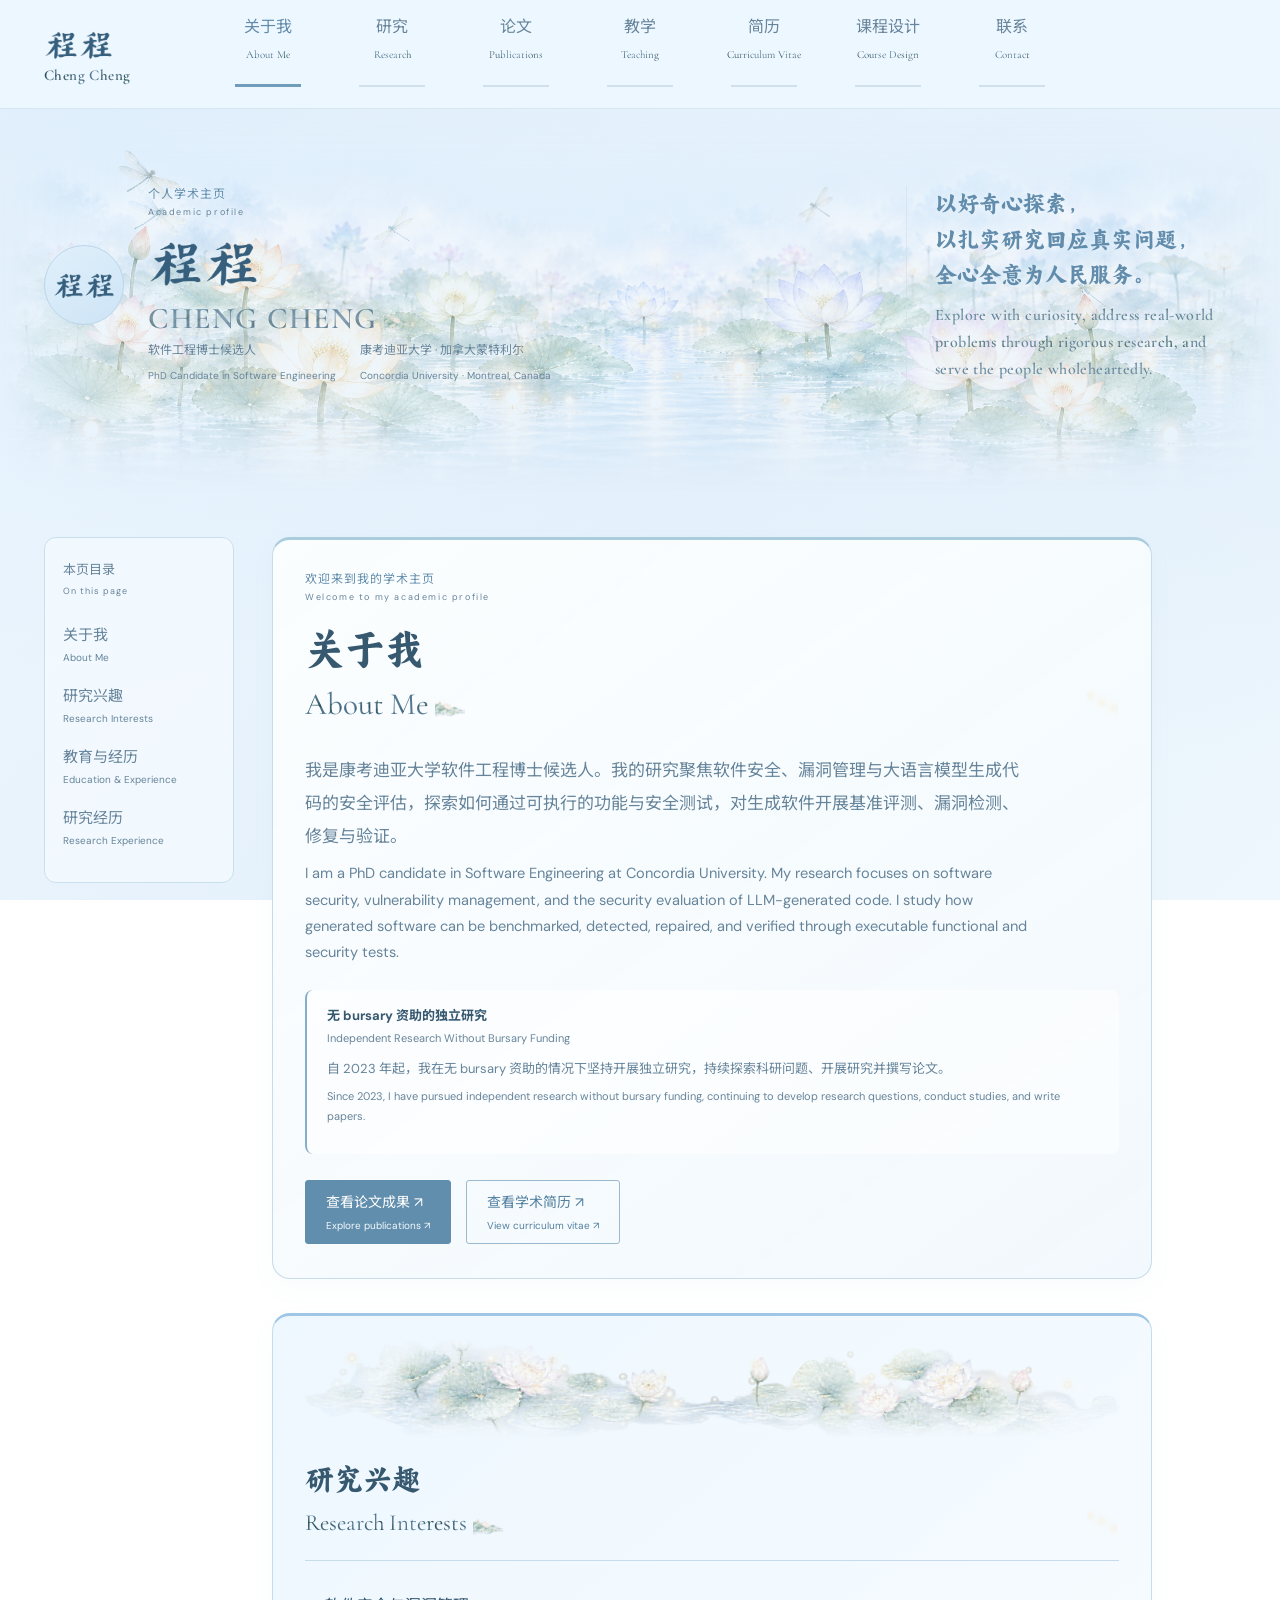
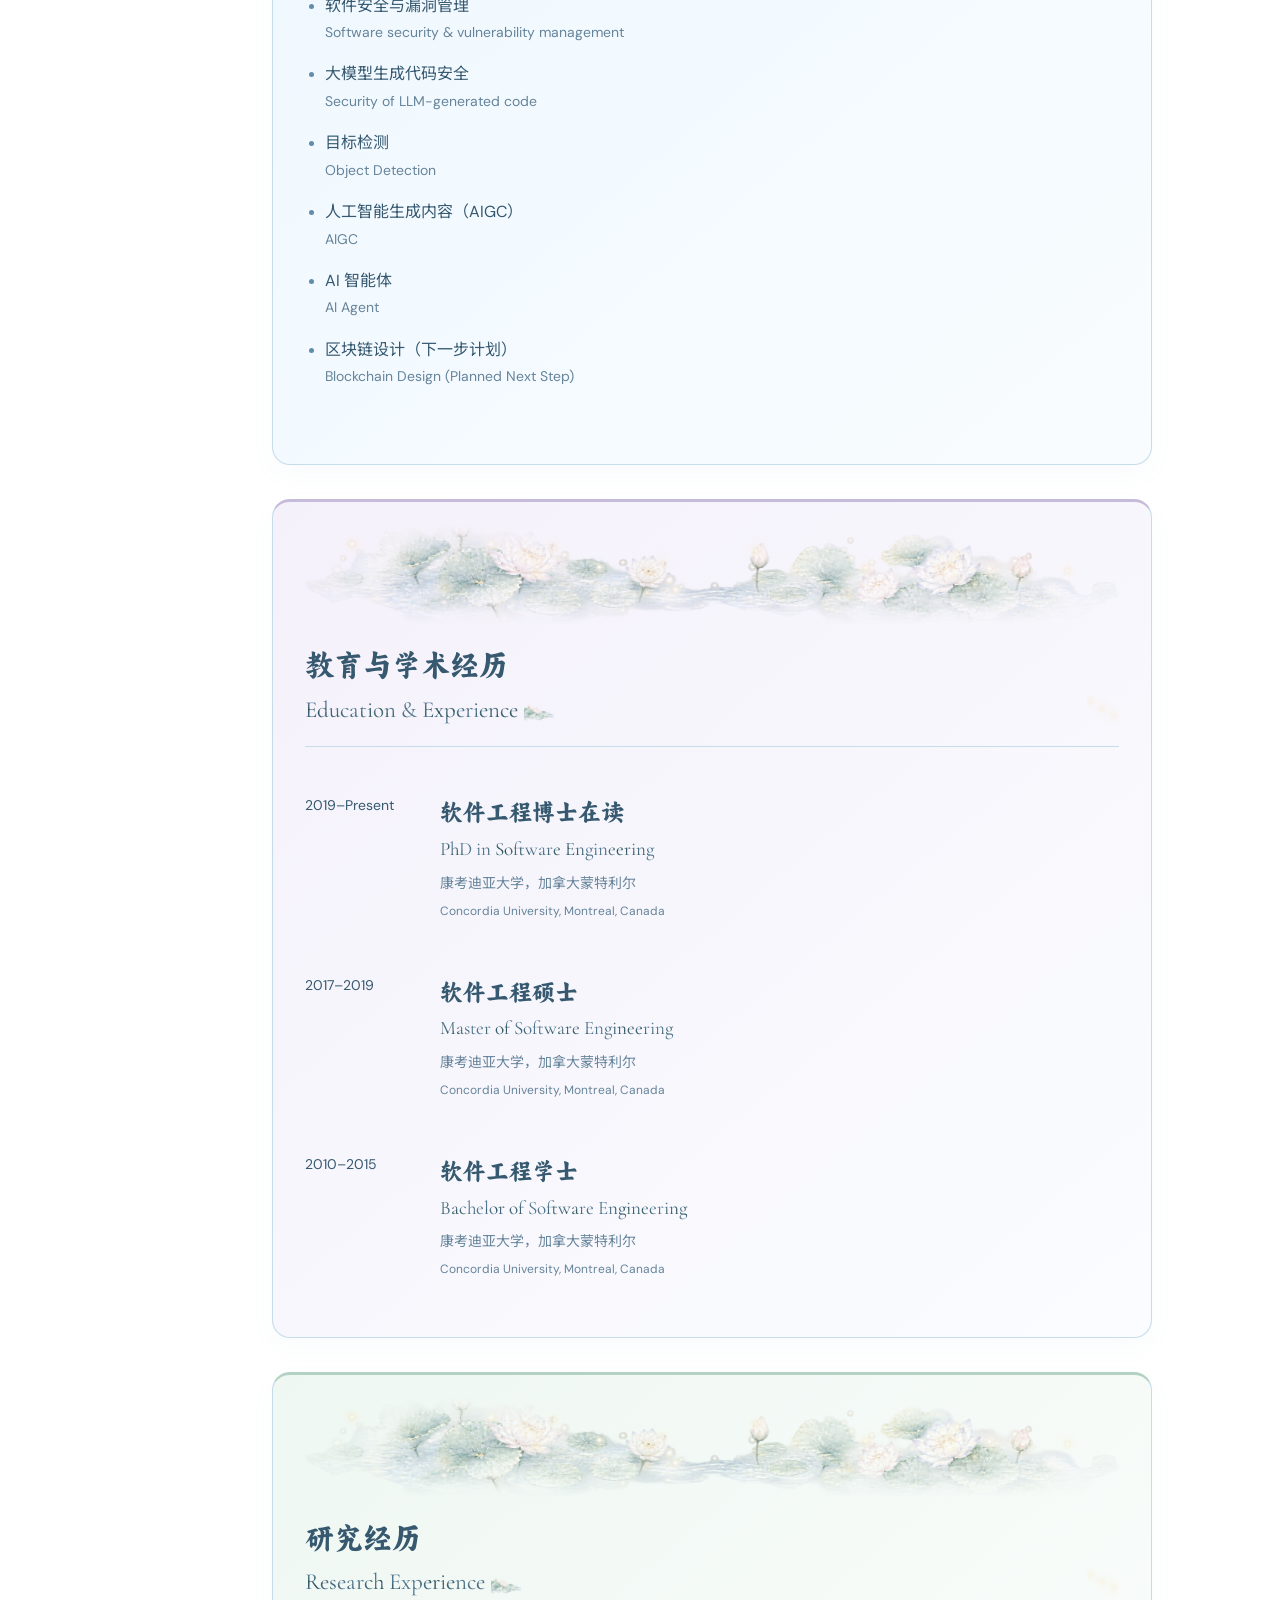
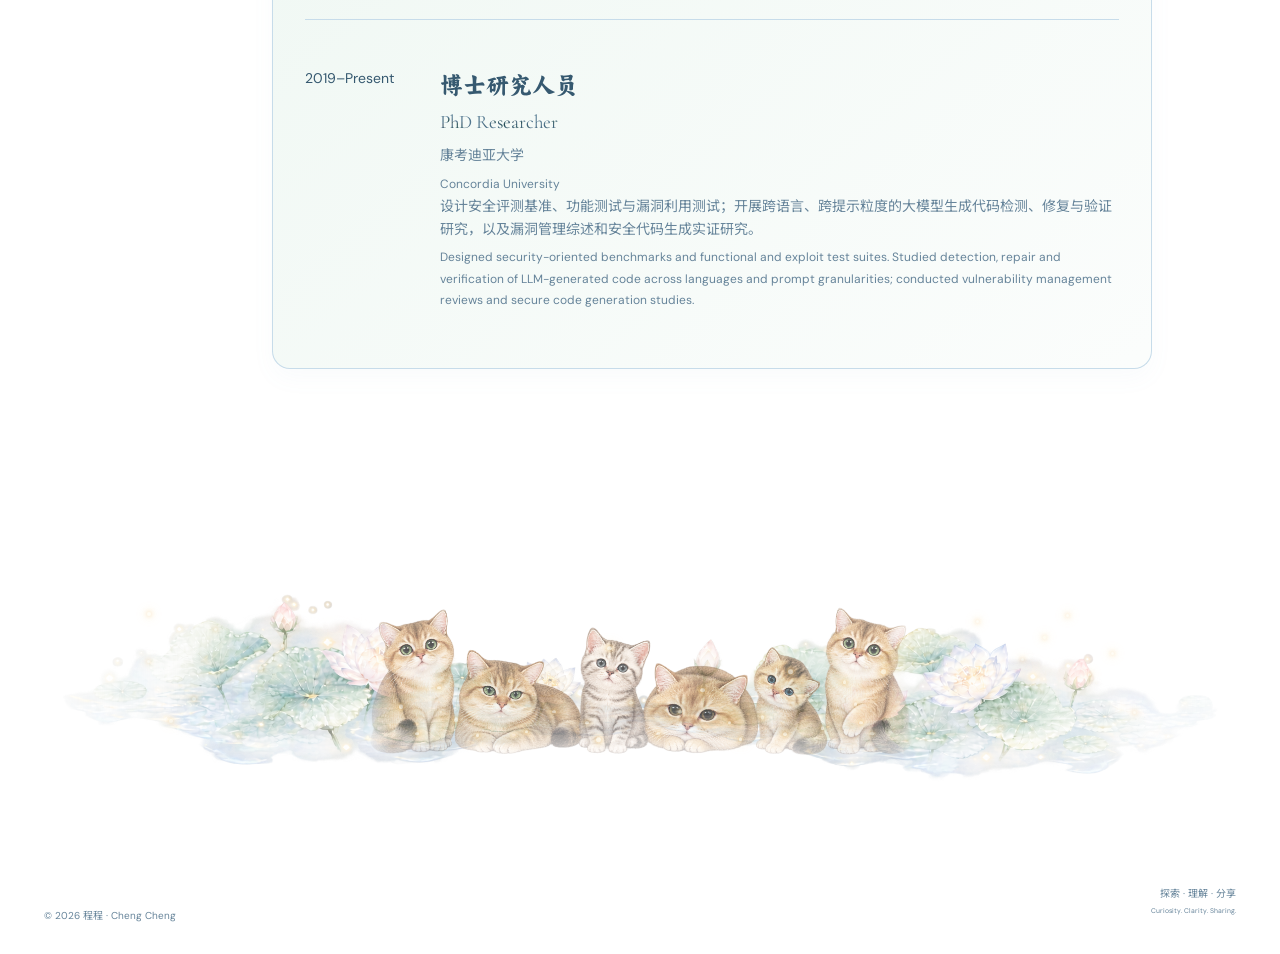
<file: index.html>
<!doctype html>
<html lang="zh-CN"><head><meta charset="utf-8"><meta name="viewport" content="width=device-width, initial-scale=1"><meta name="description" content="Academic profile, research, publications and teaching."><meta name="theme-color" content="#eaf4fc"><title>Academic Profile</title><link rel="stylesheet" href="assets/style.css"><link rel="stylesheet" href="assets/calligraphy.css"><link rel="stylesheet" href="assets/bilingual.css?v=interests-list-20261028"><link rel="stylesheet" href="assets/floral.css?v=aligned-navigation"><link rel="stylesheet" href="assets/blue-lotus.css"><link rel="stylesheet" href="assets/ink-lotus.css"><link rel="stylesheet" href="assets/macaron-lotus.css?v=glow-divider"><link rel="stylesheet" href="assets/misty-header.css?v=dreamy-glow"><link rel="stylesheet" href="assets/water-flow.css?v=pond-panorama"><link rel="stylesheet" href="assets/section-glow.css?v=selected-six"><link rel="stylesheet" href="assets/name-reference.css?v=reference-glyph"><script defer src="assets/profile.js?v=soen331-duties-20261029"></script><script defer src="assets/app.js?v=soen331-20261029"></script><link rel="stylesheet" href="assets/living-pond.css?v=homeland-tagline-layout"><script defer src="assets/living-pond.js?v=teaching-courses-21"></script></head><body><a class="skip" href="#main">跳至正文 / Skip to content</a><div id="app"></div><noscript>请启用 JavaScript 浏览此主页。 / Please enable JavaScript to view this profile.</noscript></body></html>
</file>
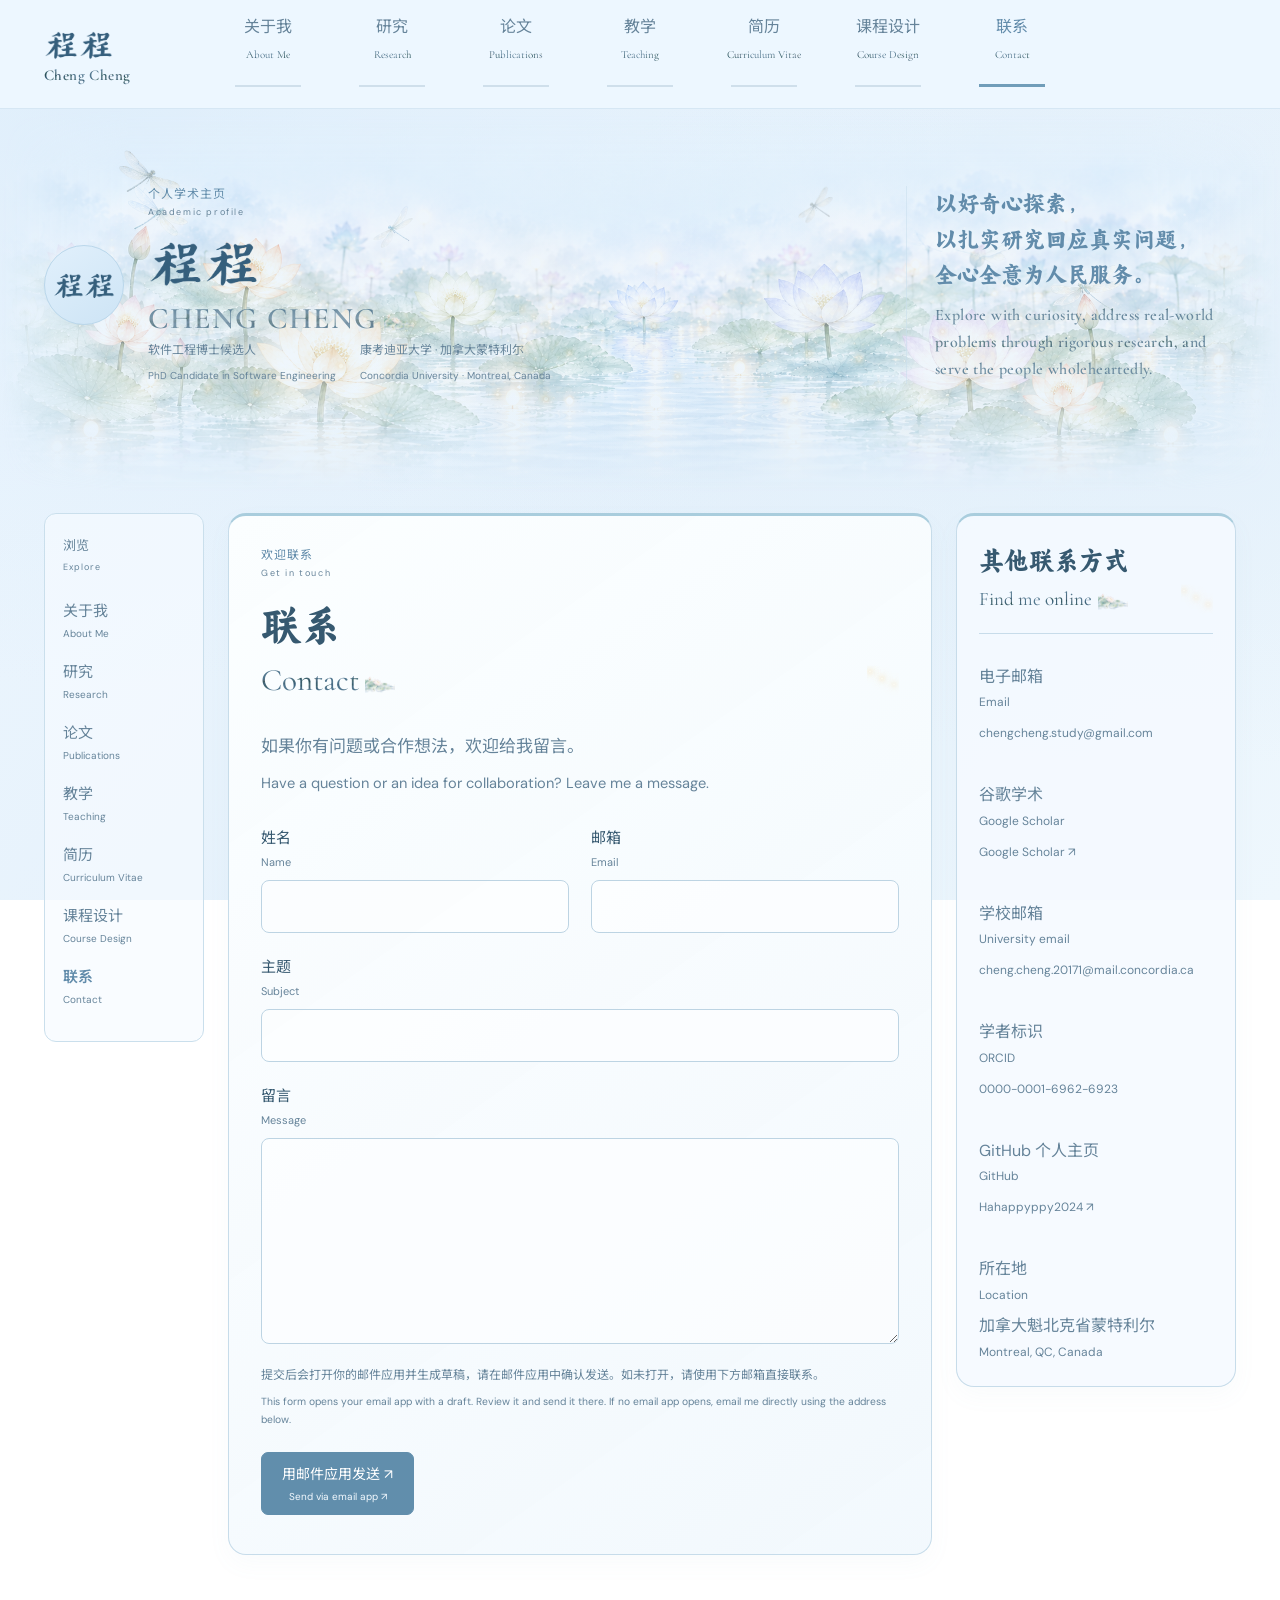
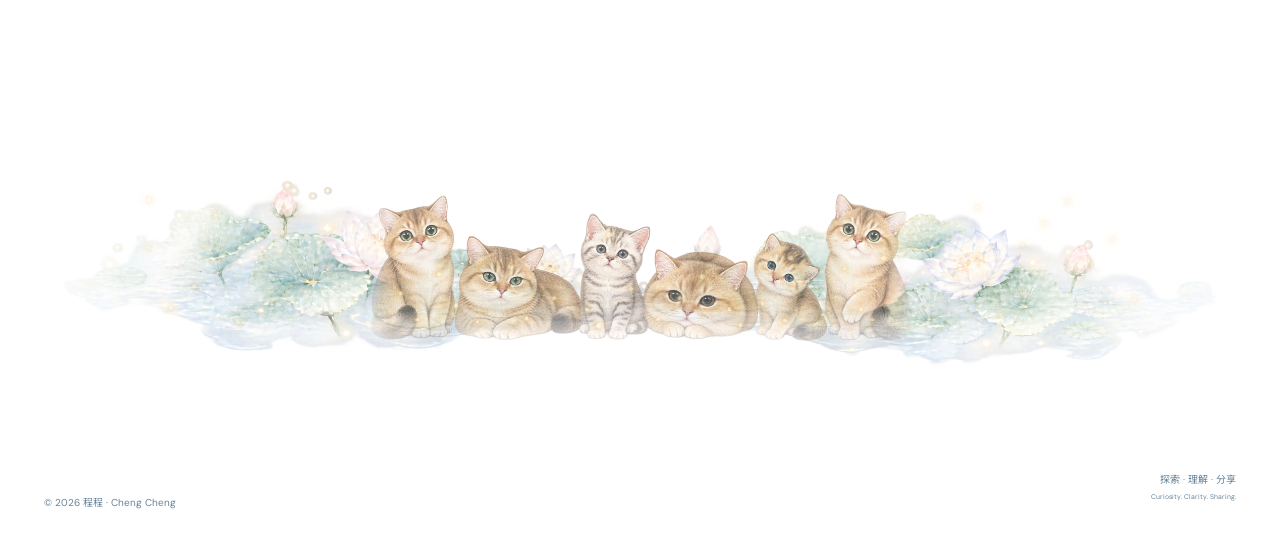
<file: contact.html>
<!doctype html>
<html lang="zh-CN"><head><meta charset="utf-8"><meta name="viewport" content="width=device-width, initial-scale=1"><meta name="description" content="Academic profile, research, publications and teaching."><meta name="theme-color" content="#eaf4fc"><title>Academic Profile</title><link rel="stylesheet" href="assets/style.css"><link rel="stylesheet" href="assets/calligraphy.css"><link rel="stylesheet" href="assets/bilingual.css?v=interests-list-20261028"><link rel="stylesheet" href="assets/floral.css?v=aligned-navigation"><link rel="stylesheet" href="assets/blue-lotus.css"><link rel="stylesheet" href="assets/ink-lotus.css"><link rel="stylesheet" href="assets/macaron-lotus.css?v=glow-divider"><link rel="stylesheet" href="assets/misty-header.css?v=dreamy-glow"><link rel="stylesheet" href="assets/water-flow.css?v=pond-panorama"><link rel="stylesheet" href="assets/section-glow.css?v=selected-six"><link rel="stylesheet" href="assets/name-reference.css?v=reference-glyph"><script defer src="assets/profile.js?v=github-profile-20261111"></script><script defer src="assets/app.js?v=github-profile-20261111"></script><link rel="stylesheet" href="assets/living-pond.css?v=homeland-tagline-layout"><script defer src="assets/living-pond.js?v=teaching-courses-21"></script><link rel="stylesheet" href="assets/contact.css?v=contact-sidebar"></head><body><a class="skip" href="#main">跳至正文 / Skip to content</a><div id="app"></div><noscript>请启用 JavaScript 浏览此主页。 / Please enable JavaScript to view this profile.</noscript></body></html>
</file>
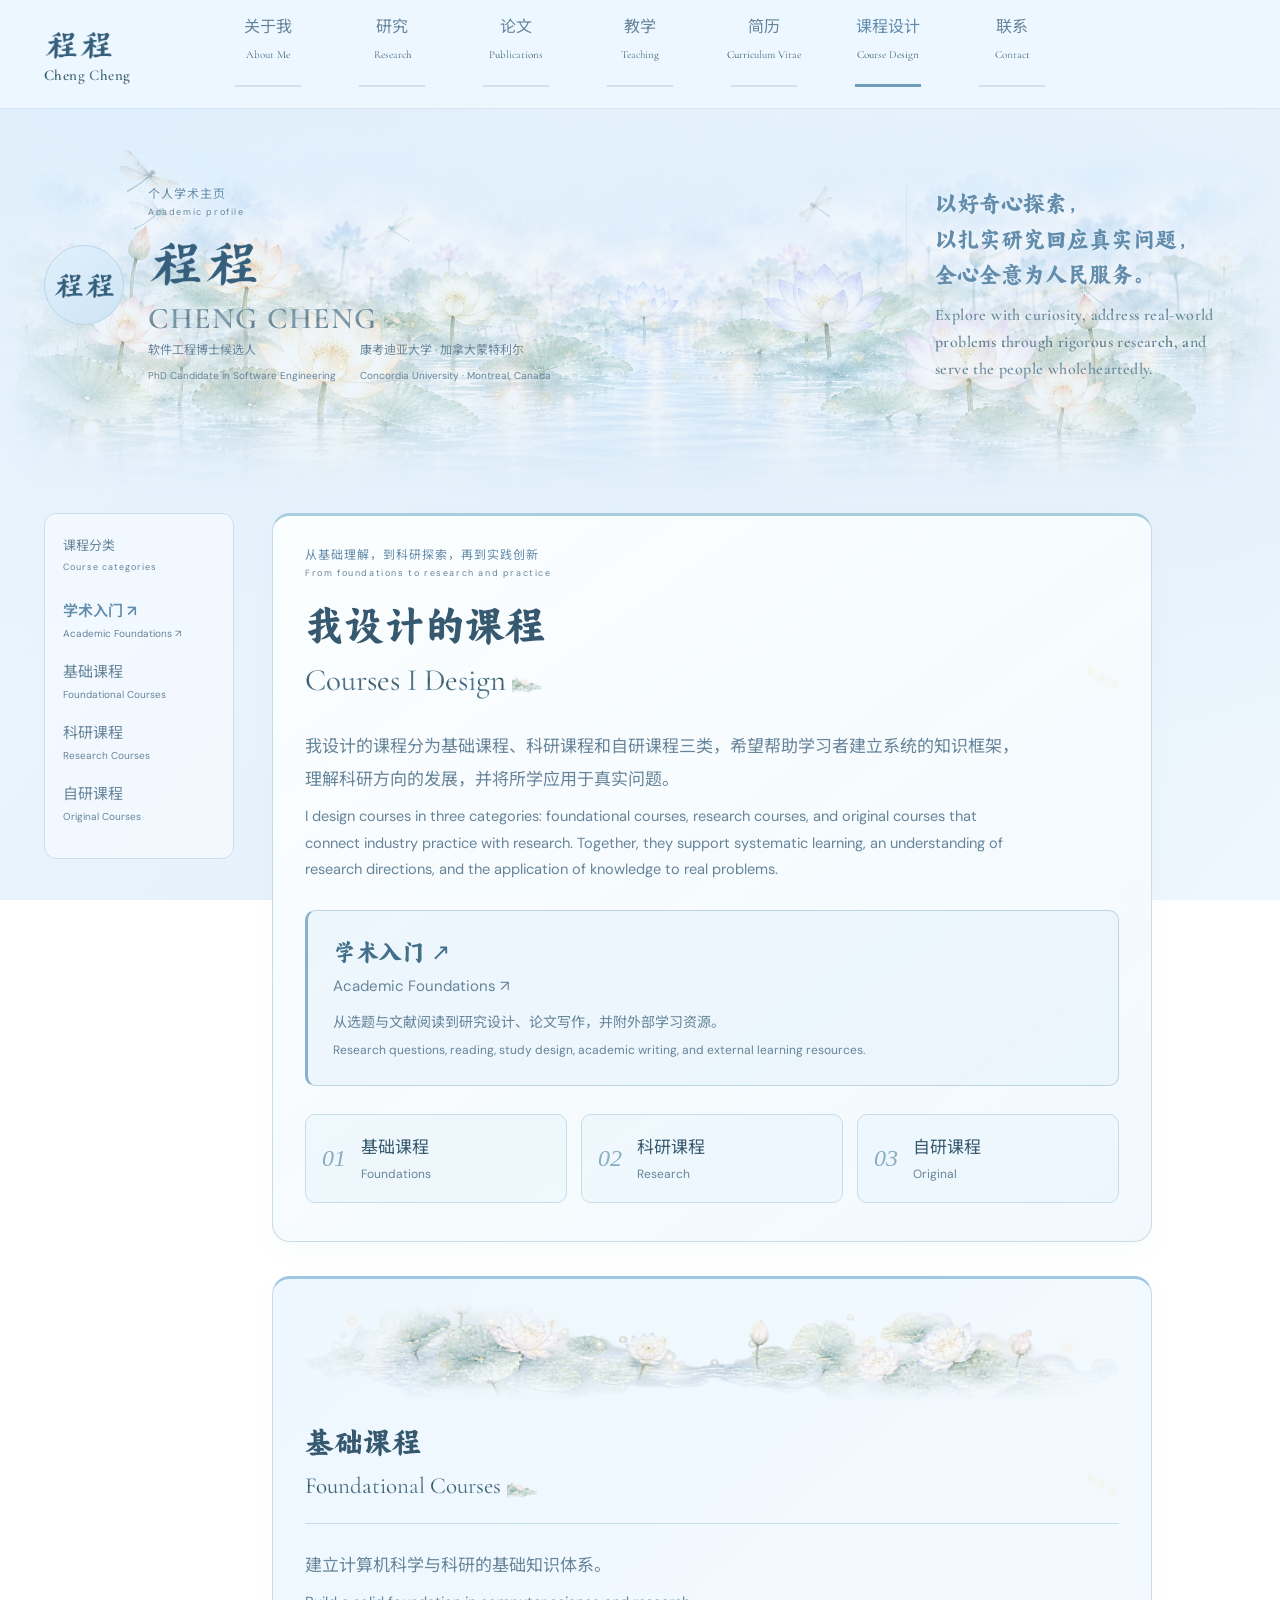
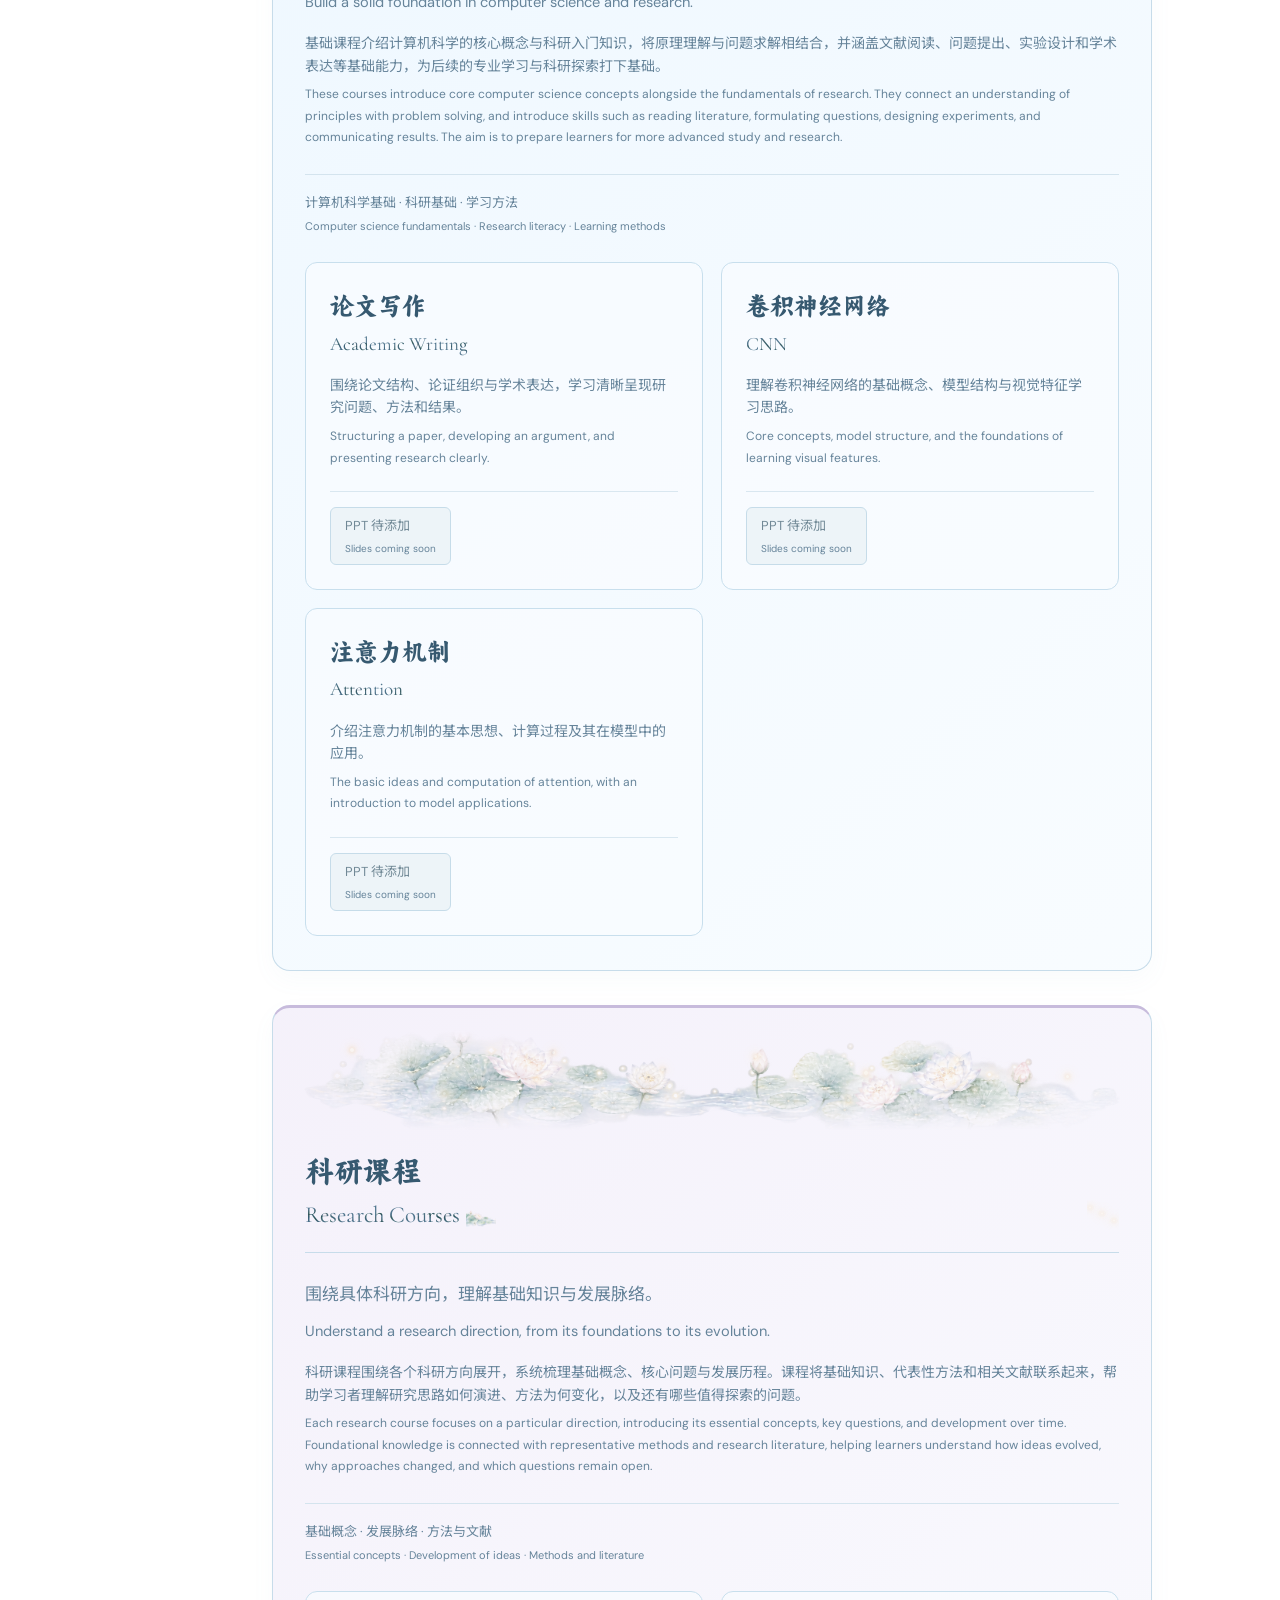
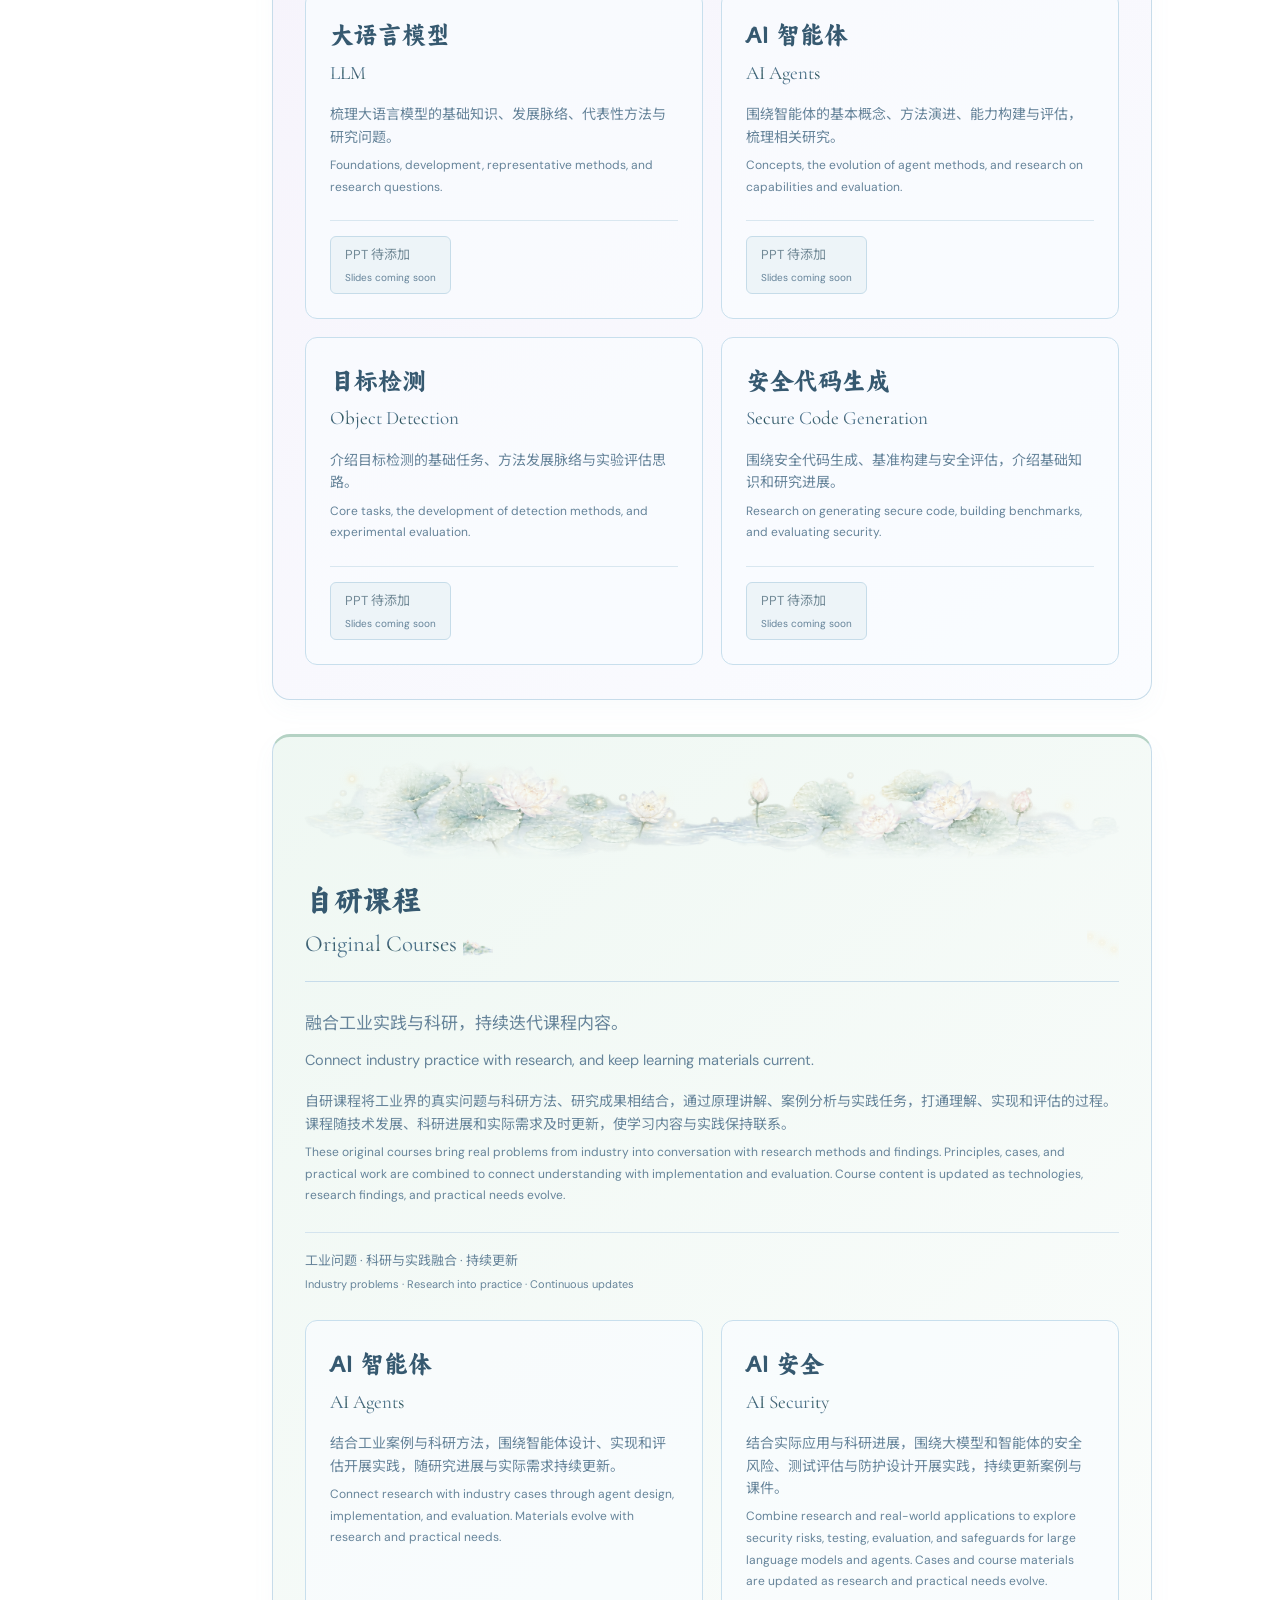
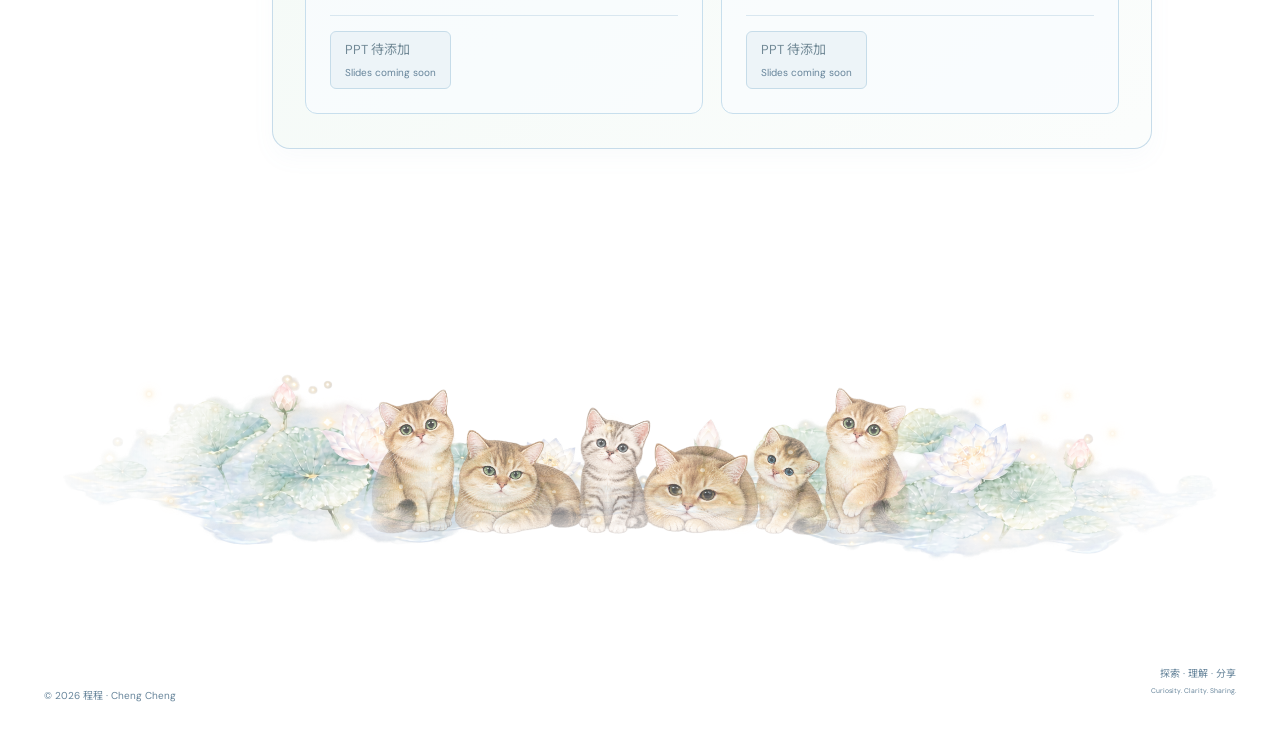
<file: courses.html>
<!doctype html>
<html lang="zh-CN"><head><meta charset="utf-8"><meta name="viewport" content="width=device-width, initial-scale=1"><meta name="description" content="Academic profile, research, publications and teaching."><meta name="theme-color" content="#eaf4fc"><title>我设计的课程 / Courses I Design</title><link rel="stylesheet" href="assets/style.css"><link rel="stylesheet" href="assets/calligraphy.css"><link rel="stylesheet" href="assets/bilingual.css?v=interests-list-20261028"><link rel="stylesheet" href="assets/floral.css?v=aligned-navigation"><link rel="stylesheet" href="assets/blue-lotus.css"><link rel="stylesheet" href="assets/ink-lotus.css"><link rel="stylesheet" href="assets/macaron-lotus.css?v=glow-divider"><link rel="stylesheet" href="assets/misty-header.css?v=dreamy-glow"><link rel="stylesheet" href="assets/water-flow.css?v=pond-panorama"><link rel="stylesheet" href="assets/section-glow.css?v=selected-six"><link rel="stylesheet" href="assets/name-reference.css?v=reference-glyph"><script defer src="assets/profile.js?v=soen331-duties-20261029"></script><script defer src="assets/course-catalog.js?v=ai-security"></script><script defer src="assets/app.js?v=soen331-20261029"></script><link rel="stylesheet" href="assets/living-pond.css?v=homeland-tagline-layout"><script defer src="assets/living-pond.js?v=teaching-courses-21"></script><link rel="stylesheet" href="assets/courses.css?v=academic-entry"></head><body><a class="skip" href="#main">跳至正文 / Skip to content</a><div id="app"></div><noscript>请启用 JavaScript 浏览此主页。 / Please enable JavaScript to view this profile.</noscript></body></html>
</file>
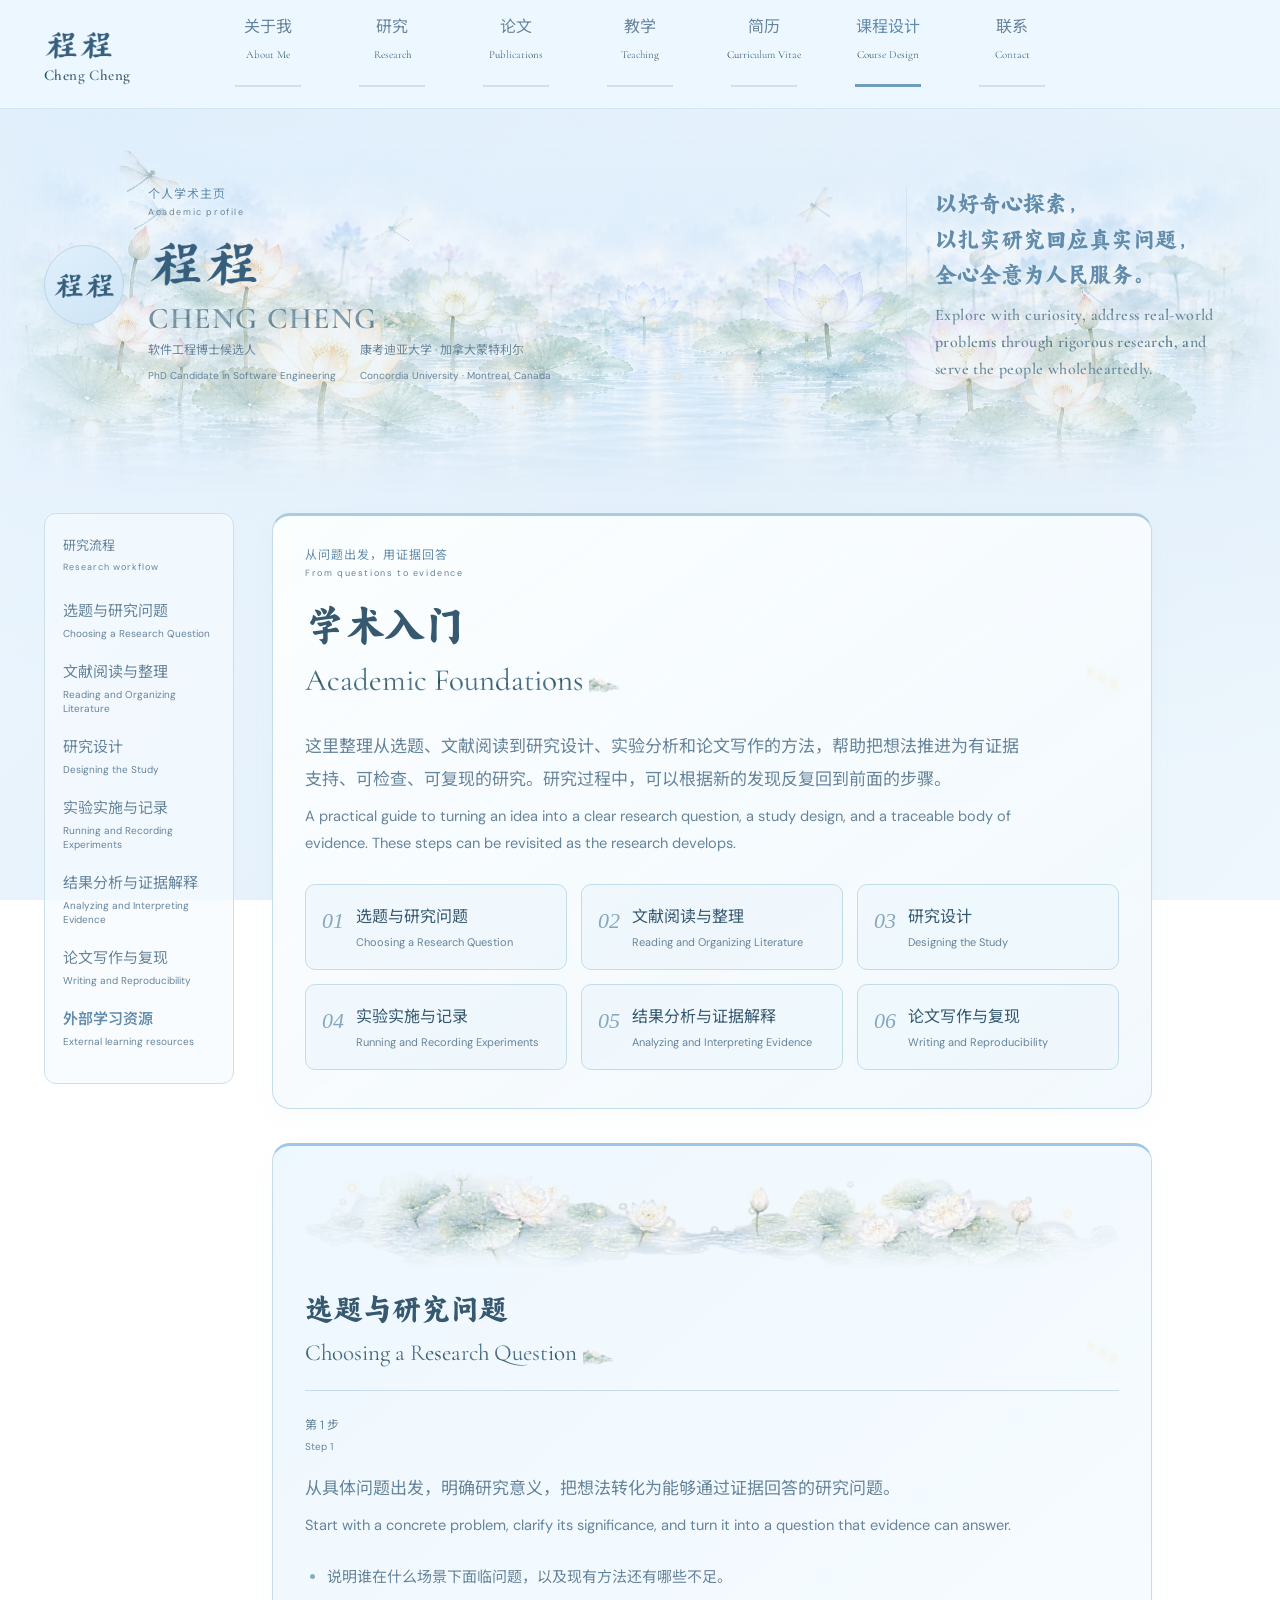
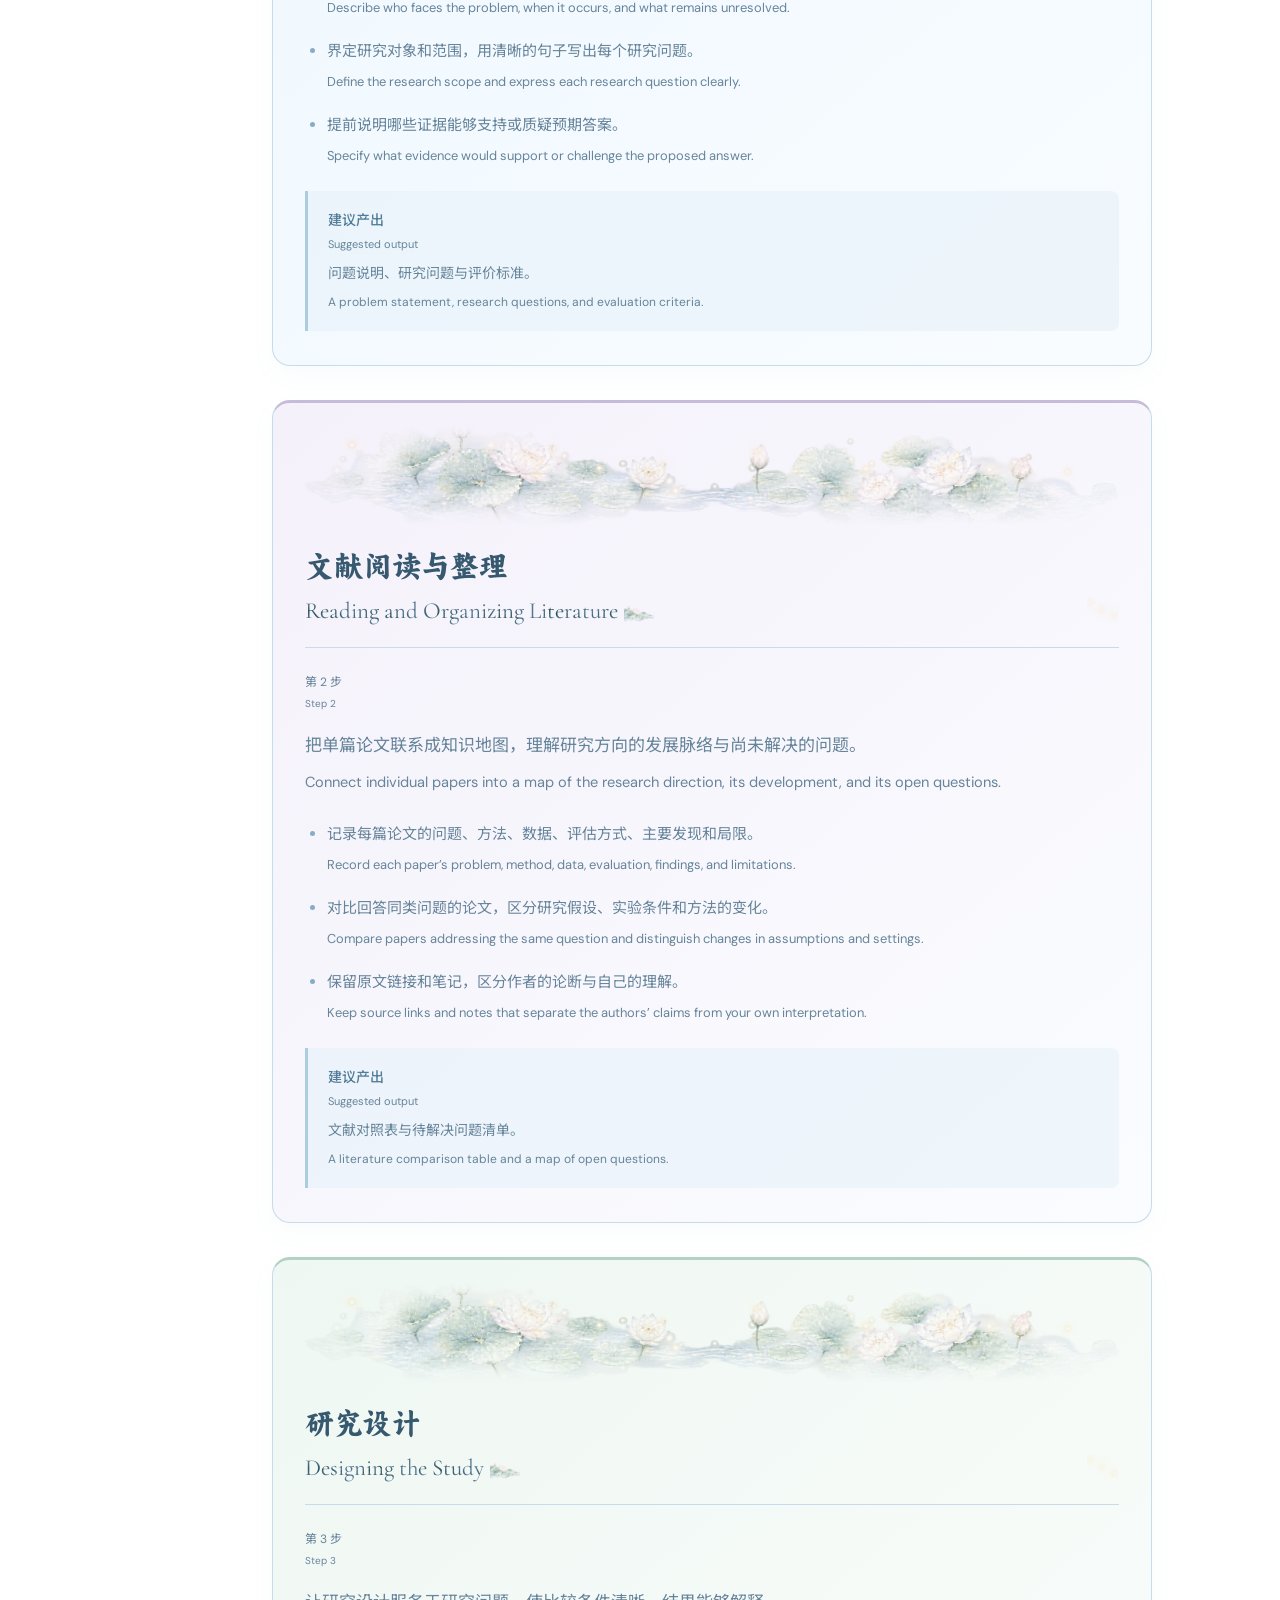
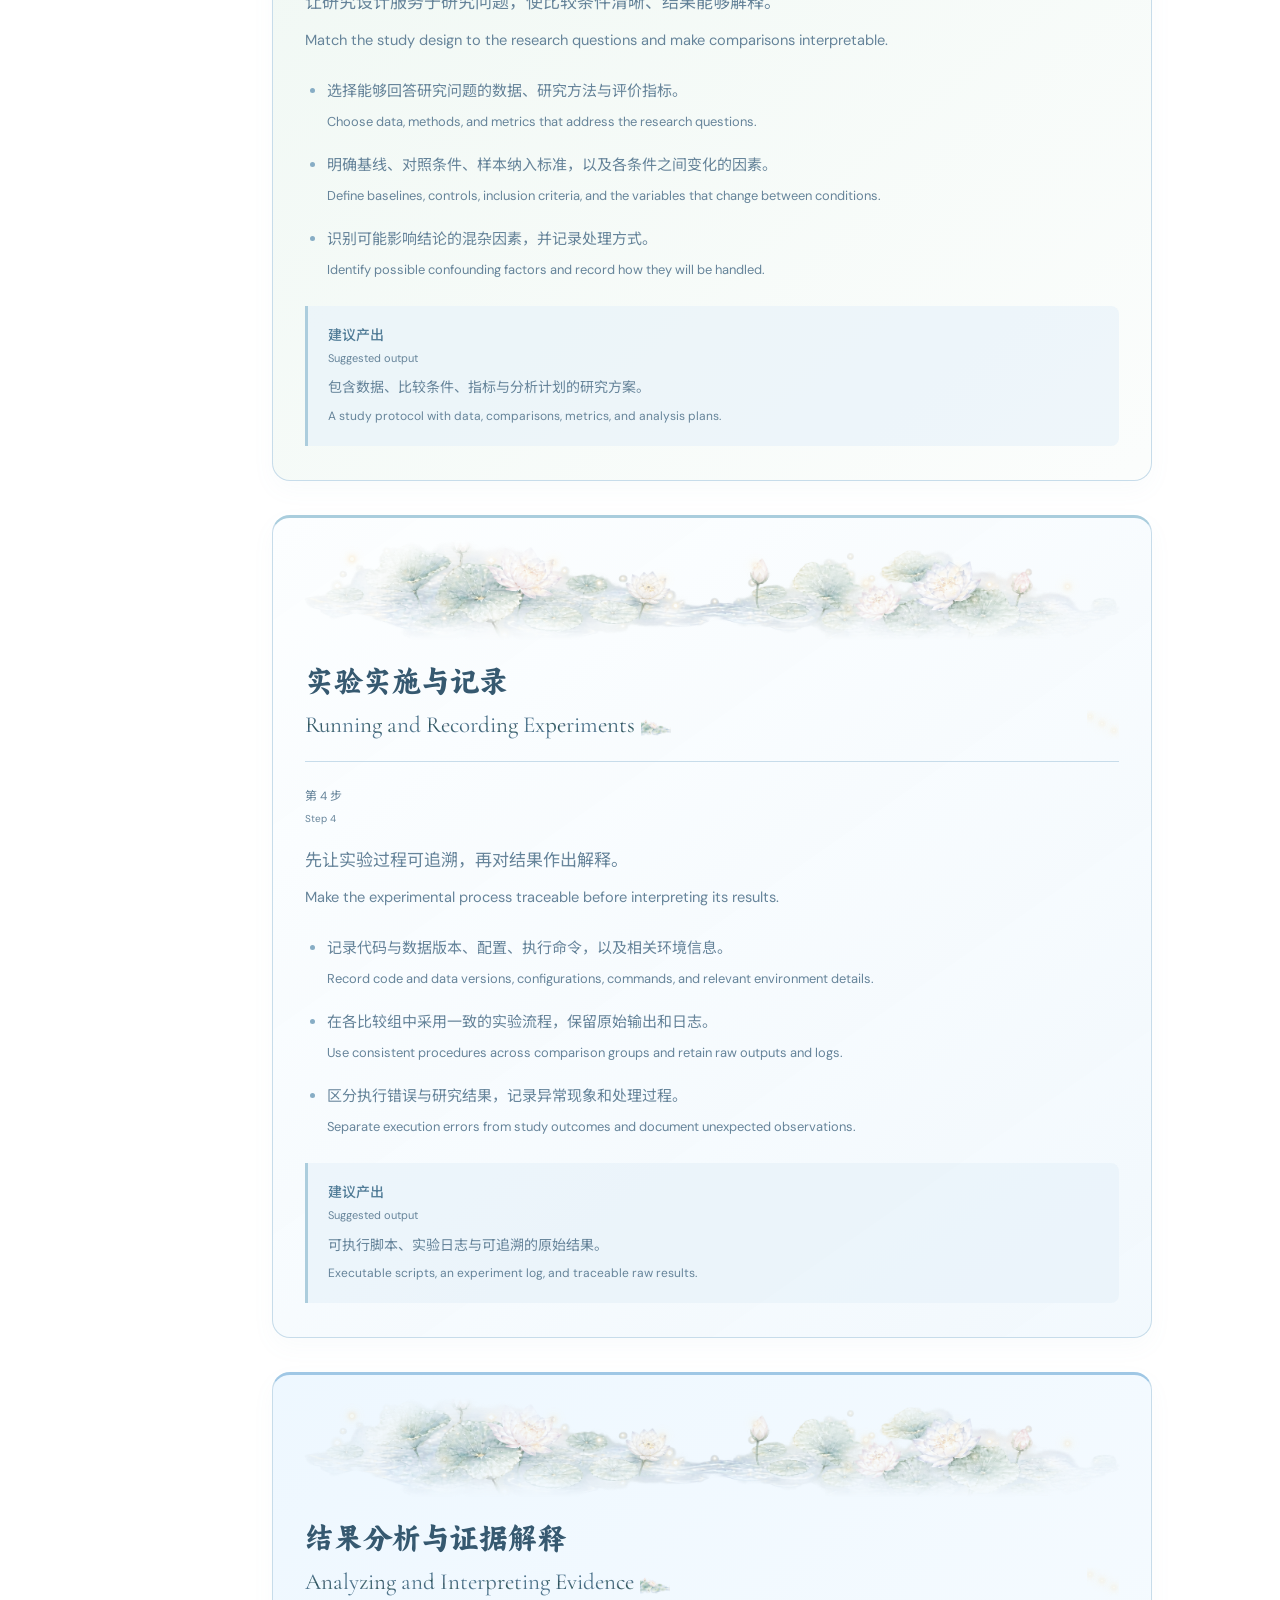
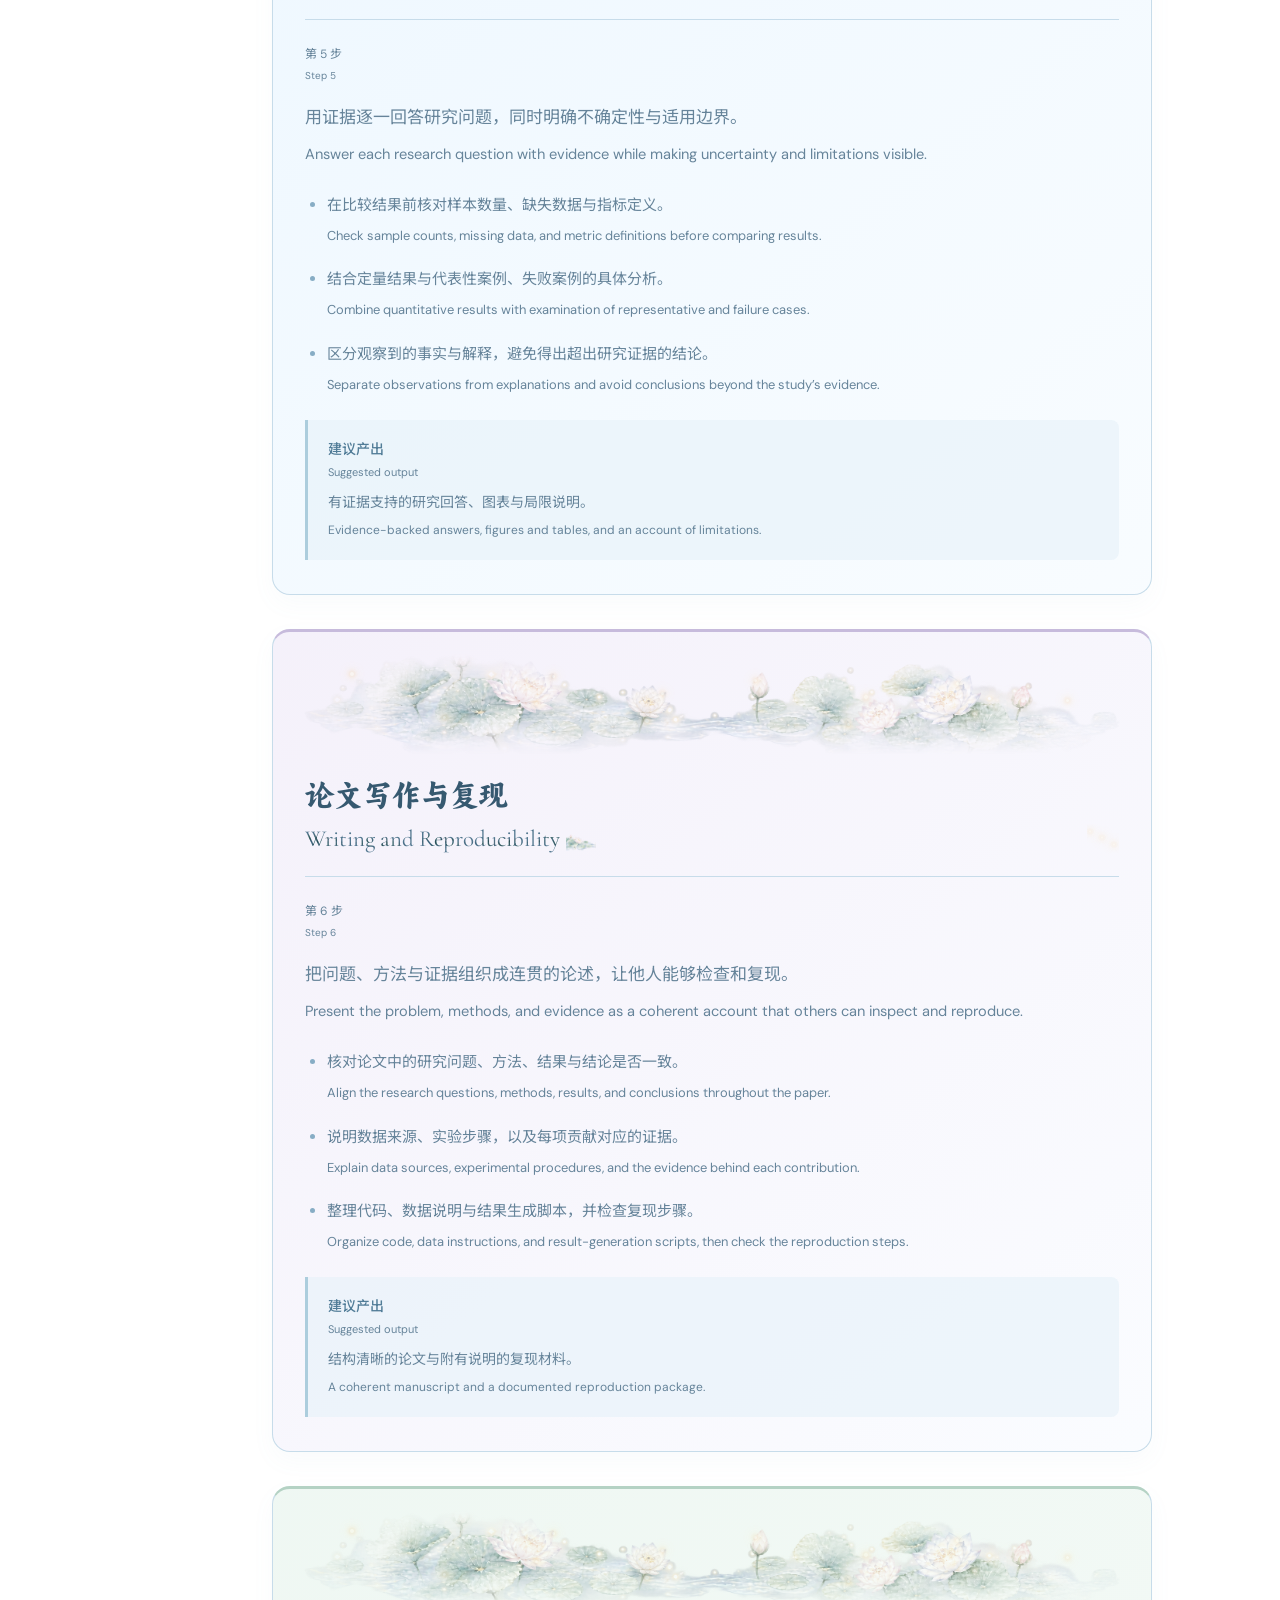
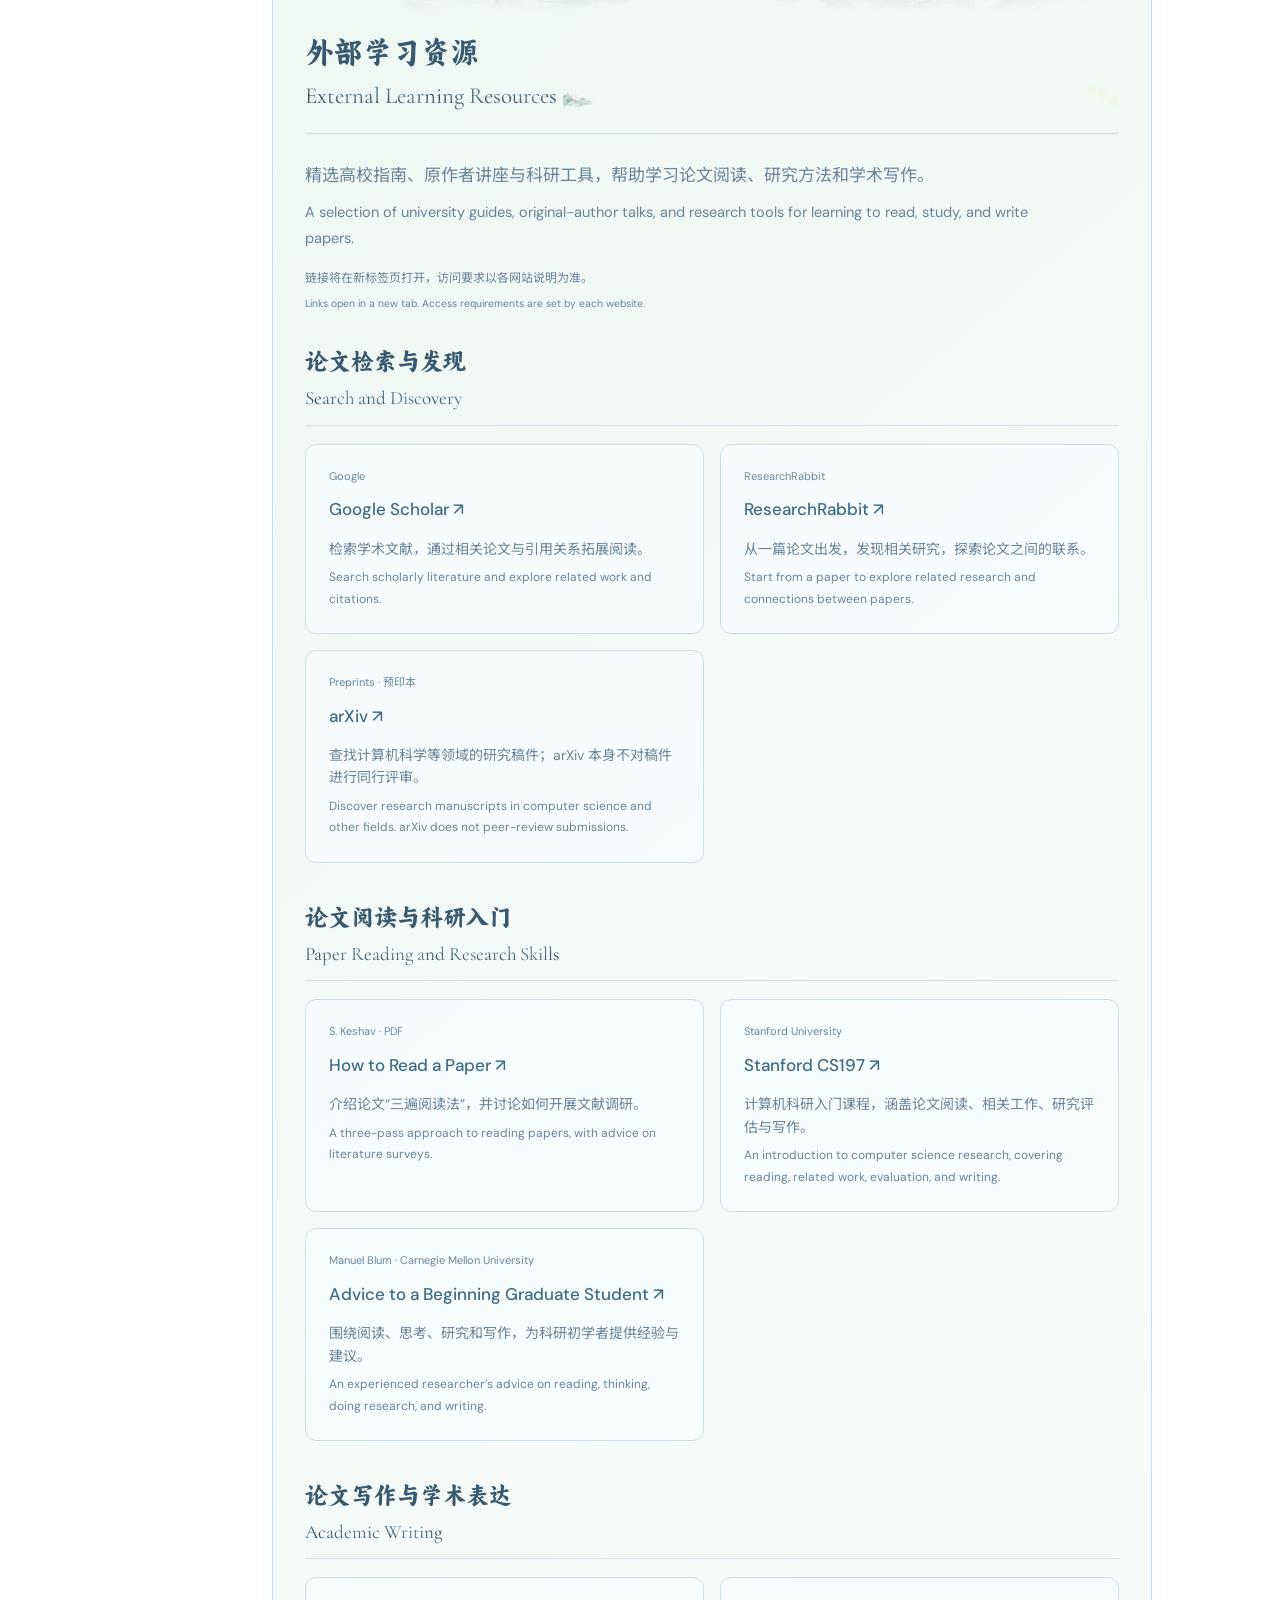
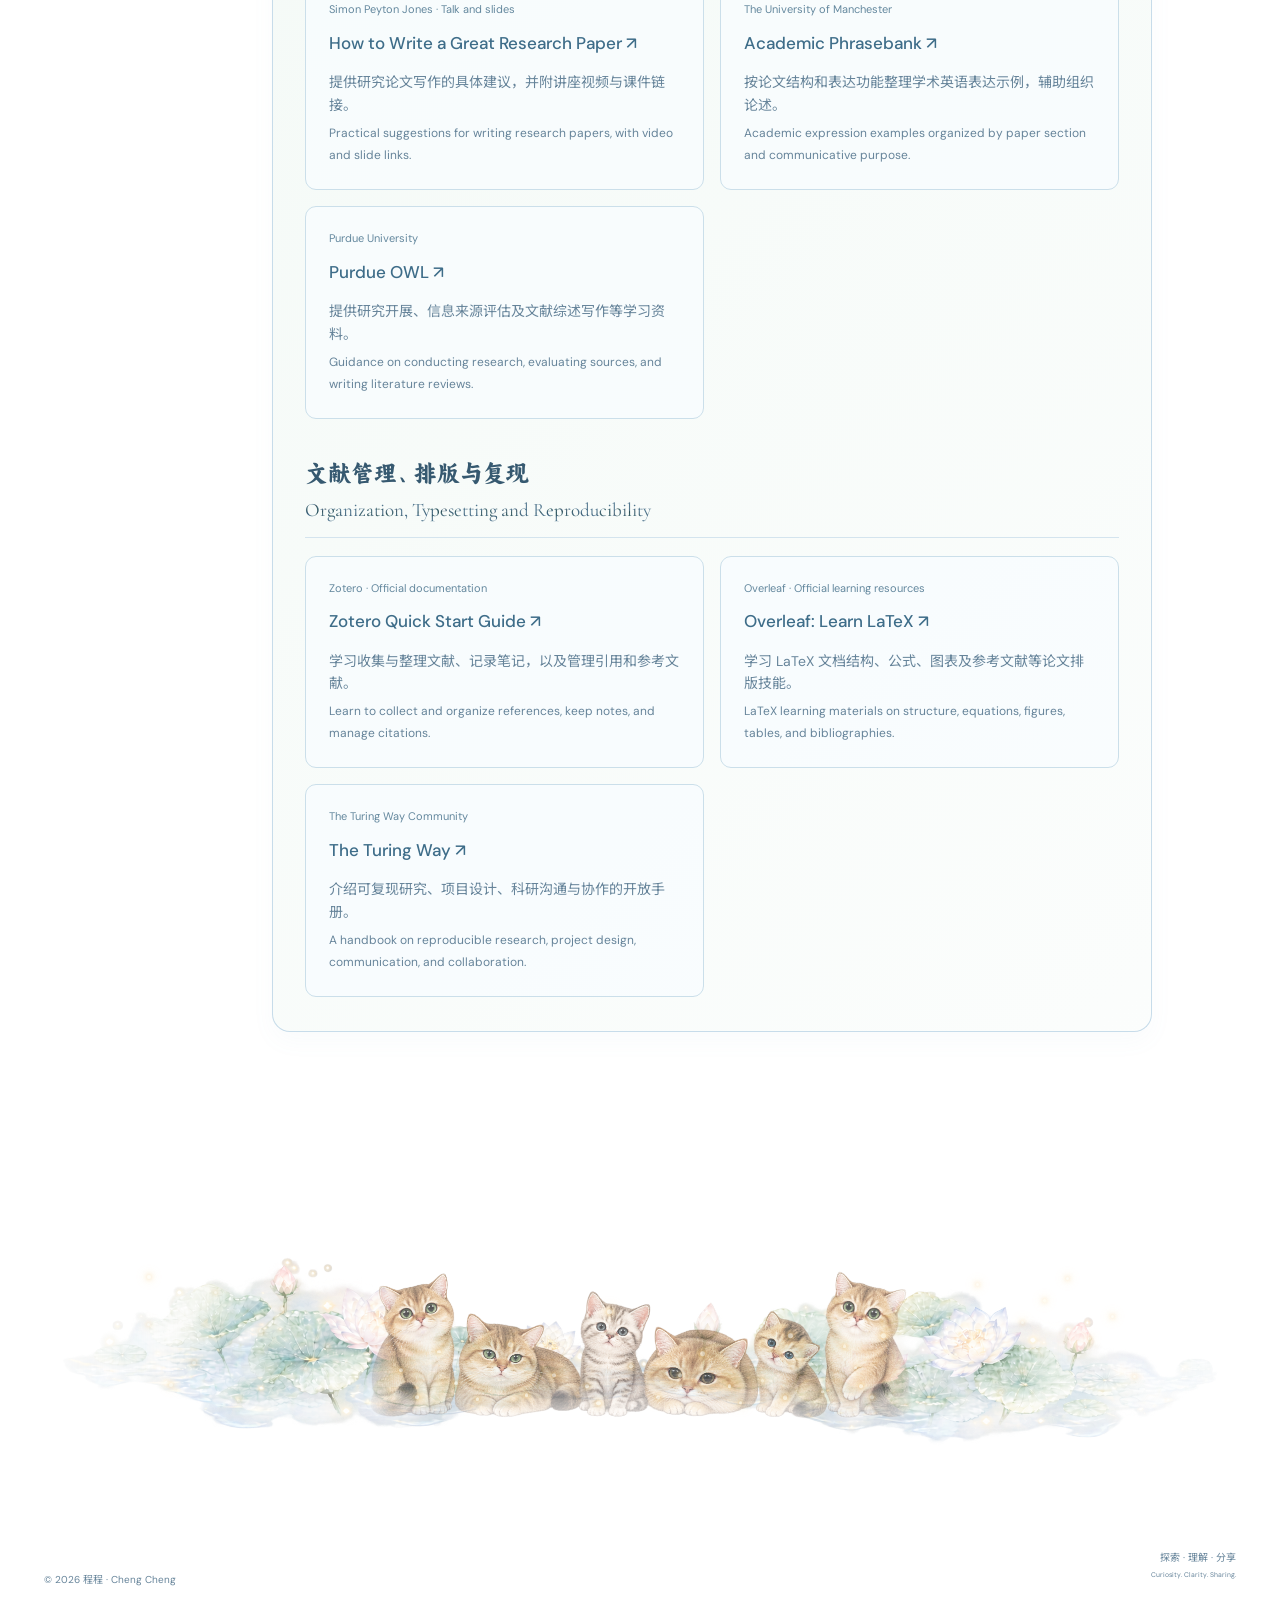
<file: research-methods.html>
<!doctype html>
<html lang="zh-CN"><head><meta charset="utf-8"><meta name="viewport" content="width=device-width, initial-scale=1"><meta name="description" content="A bilingual guide to research questions, literature reading, study design, experiments, evidence, writing and reproducibility."><meta name="theme-color" content="#eaf4fc"><title>学术入门 / Academic Foundations</title><link rel="stylesheet" href="assets/style.css"><link rel="stylesheet" href="assets/calligraphy.css"><link rel="stylesheet" href="assets/bilingual.css?v=interests-list-20261028"><link rel="stylesheet" href="assets/floral.css?v=aligned-navigation"><link rel="stylesheet" href="assets/blue-lotus.css"><link rel="stylesheet" href="assets/ink-lotus.css"><link rel="stylesheet" href="assets/macaron-lotus.css?v=glow-divider"><link rel="stylesheet" href="assets/misty-header.css?v=dreamy-glow"><link rel="stylesheet" href="assets/water-flow.css?v=pond-panorama"><link rel="stylesheet" href="assets/section-glow.css?v=selected-six"><link rel="stylesheet" href="assets/name-reference.css?v=reference-glyph"><script defer src="assets/profile.js?v=soen331-duties-20261029"></script><script defer src="assets/research-methods.js?v=research-methods"></script><script defer src="assets/research-resources.js?v=research-resources"></script><script defer src="assets/app.js?v=soen331-20261029"></script><link rel="stylesheet" href="assets/living-pond.css?v=homeland-tagline-layout"><script defer src="assets/living-pond.js?v=teaching-courses-21"></script><link rel="stylesheet" href="assets/research-methods.css?v=research-resources"></head><body><a class="skip" href="#main">跳至正文 / Skip to content</a><div id="app"></div><noscript>请启用 JavaScript 浏览此主页。 / Please enable JavaScript to view this profile.</noscript></body></html>
</file>
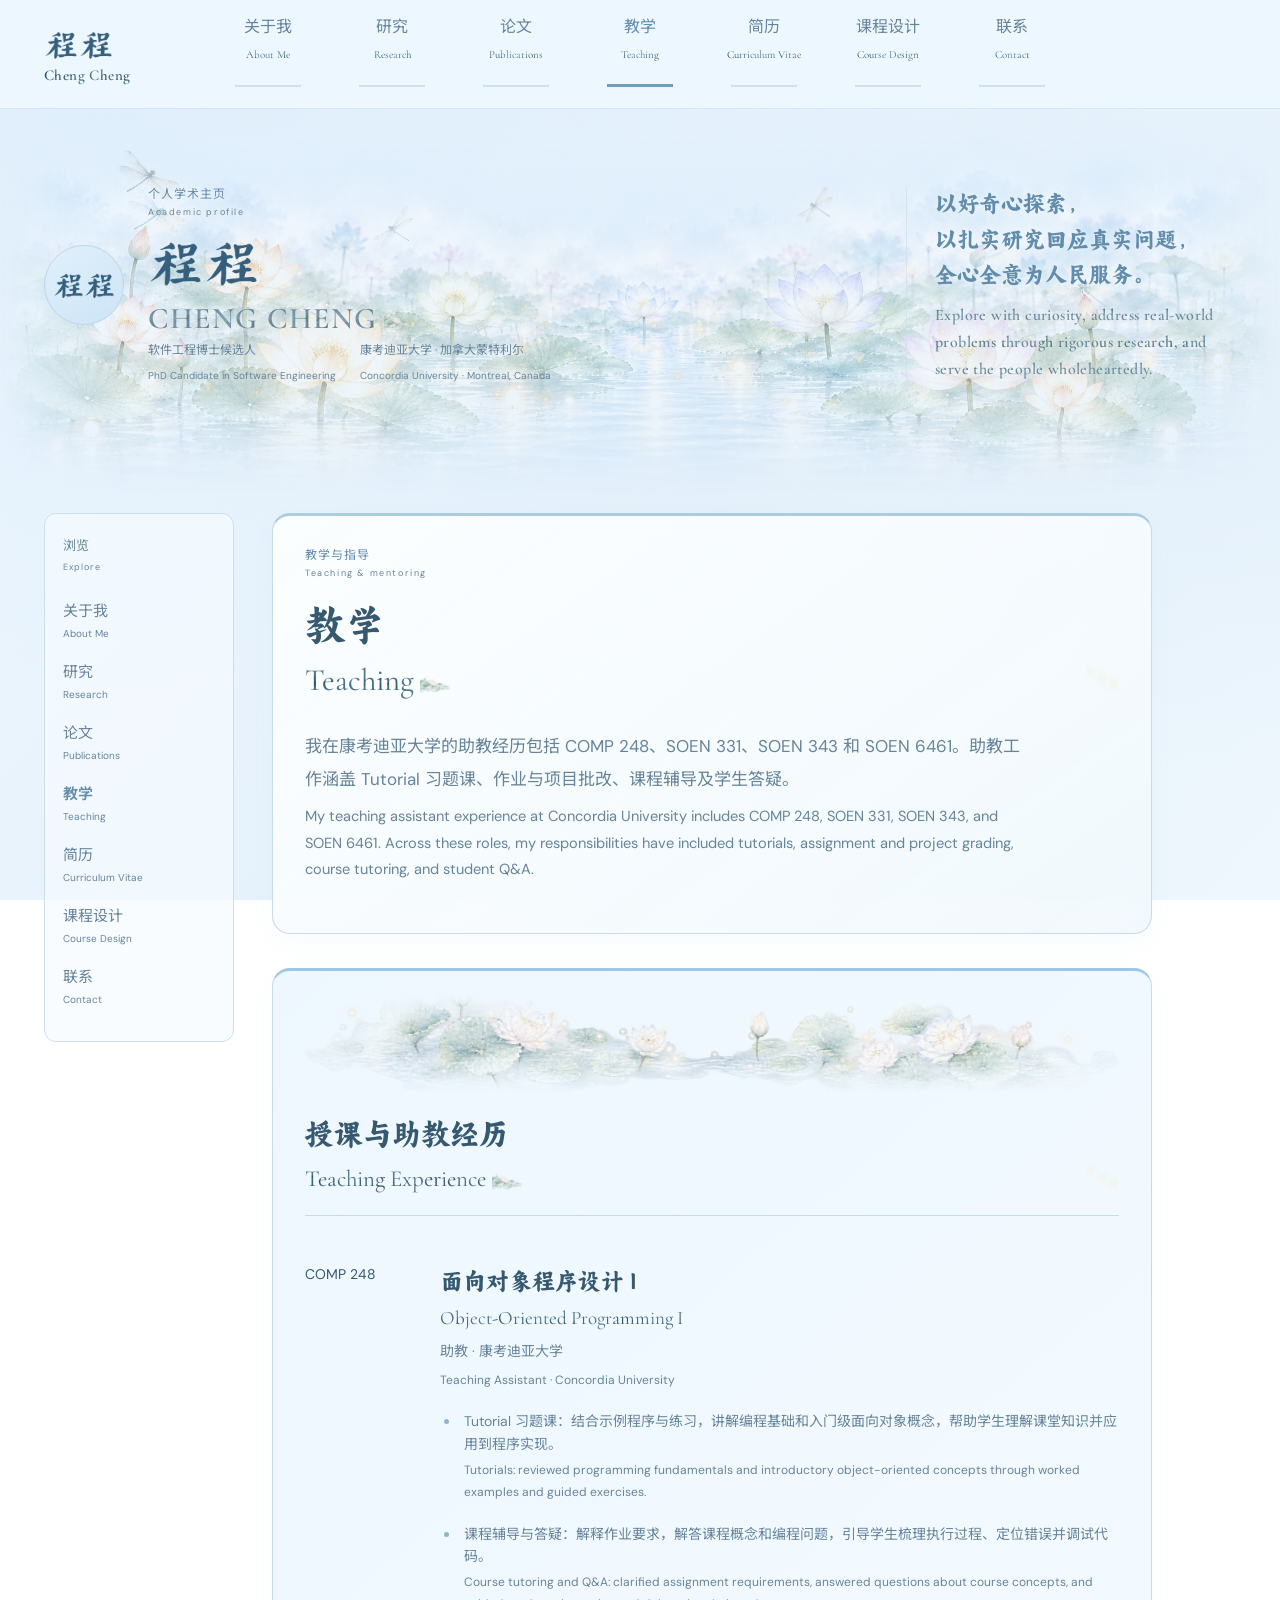
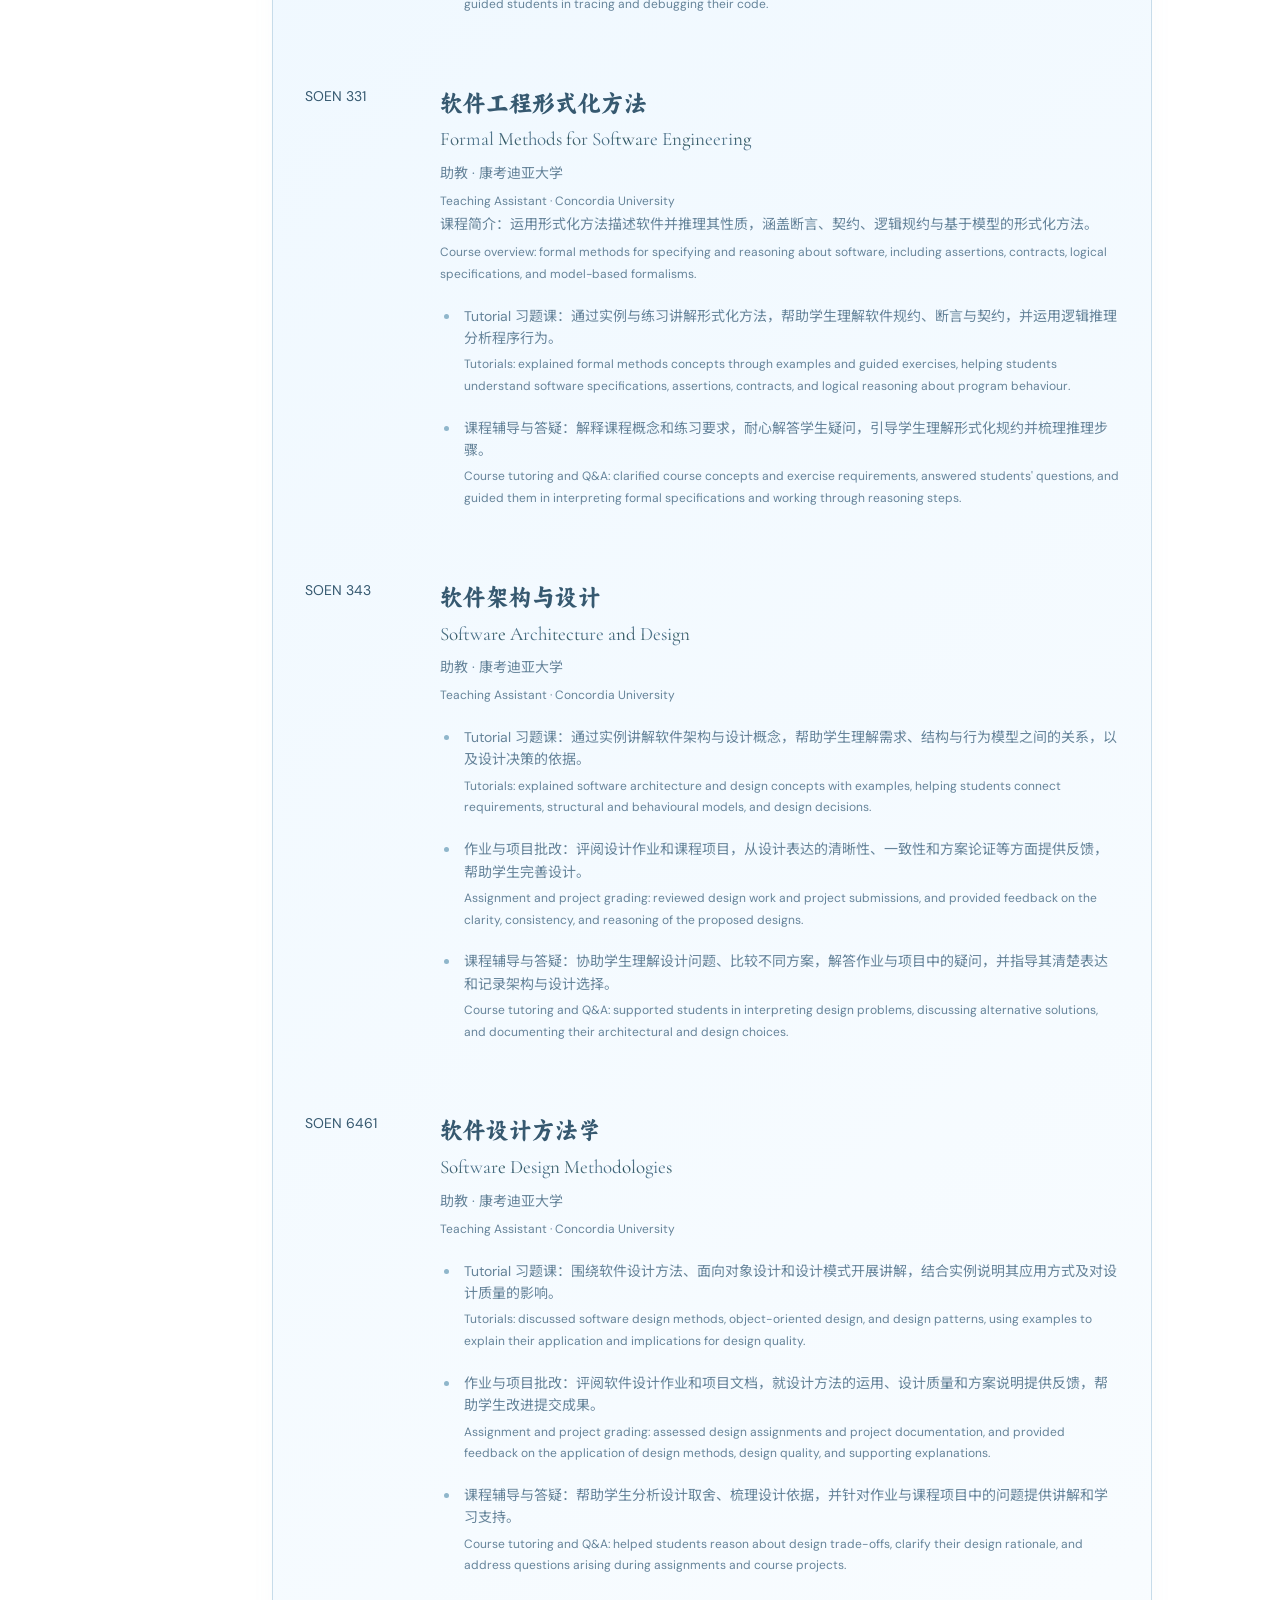
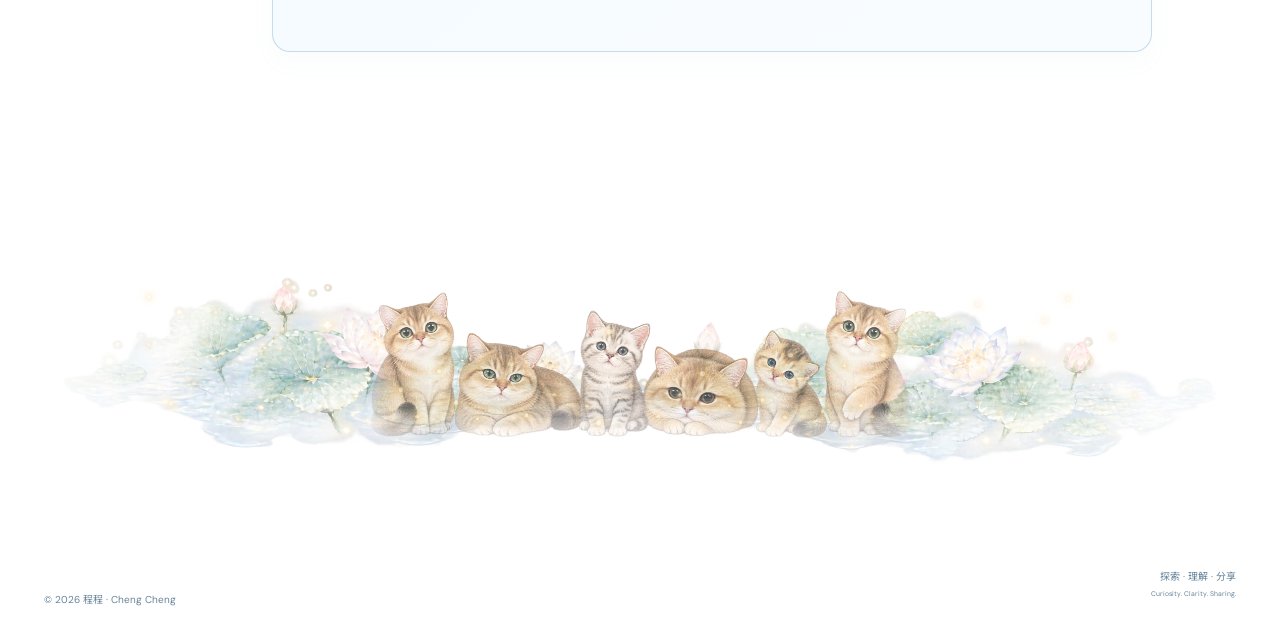
<file: teaching.html>
<!doctype html>
<html lang="zh-CN"><head><meta charset="utf-8"><meta name="viewport" content="width=device-width, initial-scale=1"><meta name="description" content="Academic profile, research, publications and teaching."><meta name="theme-color" content="#eaf4fc"><title>Academic Profile</title><link rel="stylesheet" href="assets/style.css"><link rel="stylesheet" href="assets/calligraphy.css"><link rel="stylesheet" href="assets/bilingual.css?v=interests-list-20261028"><link rel="stylesheet" href="assets/floral.css?v=aligned-navigation"><link rel="stylesheet" href="assets/blue-lotus.css"><link rel="stylesheet" href="assets/ink-lotus.css"><link rel="stylesheet" href="assets/macaron-lotus.css?v=glow-divider"><link rel="stylesheet" href="assets/misty-header.css?v=dreamy-glow"><link rel="stylesheet" href="assets/water-flow.css?v=pond-panorama"><link rel="stylesheet" href="assets/section-glow.css?v=selected-six"><link rel="stylesheet" href="assets/name-reference.css?v=reference-glyph"><script defer src="assets/profile.js?v=comp248-duties"></script><script defer src="assets/app.js?v=soen331-20261029"></script><link rel="stylesheet" href="assets/living-pond.css?v=homeland-tagline-layout"><script defer src="assets/living-pond.js?v=teaching-courses-21"></script></head><body><a class="skip" href="#main">跳至正文 / Skip to content</a><div id="app"></div><noscript>请启用 JavaScript 浏览此主页。 / Please enable JavaScript to view this profile.</noscript></body></html>
</file>
<file: assets/style.css>
@import url('https://fonts.googleapis.com/css2?family=Cormorant+Garamond:wght@400;500;600&family=DM+Sans:wght@400;500;600;700&family=Noto+Sans+SC:wght@400;500;600&family=Noto+Serif+SC:wght@400;500;600&display=swap');
:root{--bg:#fcf9f7;--paper:#fffdfb;--pink:#f3e4e5;--rose:#8b485a;--ink:#352c30;--muted:#776970;--line:#e8dadd;--serif:'Cormorant Garamond','Noto Serif SC','Songti SC',SimSun,serif;--sans:'DM Sans','Noto Sans SC','Microsoft YaHei',sans-serif}
*{box-sizing:border-box}html{scroll-behavior:smooth;scroll-padding-top:105px}body{margin:0;background:var(--bg);color:var(--ink);font:14px/1.7 var(--sans)}a{color:inherit;text-decoration:none}button,input{font:inherit}a,button{touch-action:manipulation}button{cursor:pointer}a:focus-visible,button:focus-visible,input:focus-visible{outline:3px solid var(--rose);outline-offset:4px}.skip{position:absolute;left:15px;top:-70px;background:white;padding:12px;z-index:20}.skip:focus{top:10px}
.topbar{position:sticky;top:0;z-index:10;background:rgba(252,249,247,.96);border-bottom:1px solid var(--line)}.nav-wrap{max-width:1440px;margin:auto;padding:19px 44px;display:flex;align-items:center;gap:28px}.brand{font-family:var(--serif);font-size:28px;white-space:nowrap}.brand span{color:var(--rose)}nav{display:flex;gap:26px;margin-left:auto;align-items:center}nav a{font-size:12px;color:var(--muted);padding:6px 0;position:relative}nav a[aria-current=page]{color:var(--rose)}nav a[aria-current=page]:after{content:'';position:absolute;bottom:0;left:0;right:0;height:2px;background:var(--rose)}.lang{border:1px solid var(--line);background:transparent;padding:5px 10px;color:var(--rose);border-radius:4px;font-size:12px}.menu-toggle{display:none}
.masthead{max-width:1352px;margin:0 auto;padding:45px 0 36px;display:flex;align-items:center;gap:24px}.avatar{height:80px;width:80px;border-radius:50%;background:var(--pink);border:1px solid #e5cbd0;display:grid;place-items:center;color:var(--rose);font-family:var(--serif);font-size:33px;flex-shrink:0;overflow:hidden}.avatar img{width:100%;height:100%;object-fit:cover}.eyebrow{text-transform:uppercase;letter-spacing:2px;font-size:10px;color:var(--rose);font-weight:600}.identity h1{font-family:var(--serif);font-size:38px;font-weight:400;line-height:1.1;margin:5px 0 8px}.identity p{margin:0;font-size:12px;color:var(--muted)}.mast-note{margin-left:auto;max-width:270px;font-family:var(--serif);font-size:24px;line-height:1.35;color:var(--rose);padding-left:28px;border-left:1px solid var(--line)}
.page{max-width:1352px;margin:0 auto 70px}.publication-layout{display:grid;grid-template-columns:190px minmax(0,1.55fr) minmax(0,1fr);gap:38px;border-top:1px solid var(--line);padding-top:32px}.toc{align-self:start;position:sticky;top:105px}.toc-label{letter-spacing:1.8px;text-transform:uppercase;font-size:10px;color:var(--muted);margin:0 0 18px}.toc a{display:block;font-size:12px;color:var(--muted);padding:7px 0}.toc a:hover{color:var(--rose)}.toc .toc-main{color:var(--rose);font-weight:600}.toc hr{border:0;border-top:1px solid var(--line);margin:23px 0}.toc-year{padding-left:12px!important}.toc-note{color:var(--muted);font-size:11px;max-width:160px}.toc .small-link{display:inline-block;border-bottom:1px solid var(--line);margin-top:10px}.column-head{display:flex;gap:12px;justify-content:space-between;align-items:start;margin:0 0 23px}.column-head h2{font:400 34px/1.1 var(--serif);margin:0}.column-head p{font-size:11px;color:var(--muted);margin:9px 0 0}.section-no{font:italic 17px var(--serif);color:var(--rose)}.collab{border-left:1px solid var(--line);padding-left:30px}.collab .column-head h2{font-size:29px}.year-heading{font-size:11px;letter-spacing:1.5px;color:var(--rose);margin:30px 0 14px;display:flex;gap:12px;align-items:center}.year-heading:after{content:'';height:1px;background:var(--line);flex:1}.paper{background:var(--paper);border:1px solid var(--line);padding:25px;margin-bottom:16px;border-radius:3px;scroll-margin-top:110px}.first .paper:first-of-type{background:linear-gradient(130deg,#faeeee,var(--paper))}.paper-meta{display:flex;flex-wrap:wrap;align-items:center;gap:9px;color:var(--rose);font-size:9px;letter-spacing:.7px;text-transform:uppercase}.placeholder{font-size:9px;letter-spacing:.3px;color:var(--muted);border:1px solid var(--line);padding:1px 6px;border-radius:2px}.paper h3{font:400 26px/1.22 var(--serif);margin:14px 0 12px}.authors{font-size:11px;color:var(--muted)}.authors strong{color:var(--ink);font-weight:600}.venue{font-size:11px;color:var(--rose);margin:8px 0}.summary{font-size:12px;line-height:1.8;color:var(--muted);margin:15px 0 0}.resources{display:flex;flex-wrap:wrap;gap:8px;margin-top:19px}.resources a{font-size:10px;border:1px solid var(--line);border-radius:3px;padding:3px 10px}.resources a:hover{background:var(--pink)}.collab .paper{padding:21px}.collab .paper h3{font-size:23px}.design-note{font-size:10px;color:var(--muted);border-top:1px solid var(--line);padding-top:16px;margin-top:24px}.filter{display:flex;gap:8px;align-items:center;margin-bottom:22px}.filter input{width:100%;padding:10px 12px;background:transparent;border:1px solid var(--line);border-radius:3px;color:var(--ink);font-size:11px}.empty{padding:25px 0;color:var(--muted);font-size:12px}
.content-layout{display:grid;grid-template-columns:190px minmax(0,1fr);gap:38px;border-top:1px solid var(--line);padding-top:35px}.prose{max-width:850px}.page-title{font:400 55px/1.15 var(--serif);margin:0 0 23px}.lead{font:400 23px/1.6 var(--serif);max-width:730px}.prose h2{font:400 30px var(--serif);margin:38px 0 18px}.prose p{color:var(--muted)}.direction{display:grid;grid-template-columns:40px 1fr;border-top:1px solid var(--line);padding:25px 0;gap:15px}.direction .number{font:italic 20px var(--serif);color:var(--rose)}.direction h3{font-size:17px;font-weight:500;margin:0 0 8px}.direction p{margin:0}.notice{background:var(--pink);border-left:2px solid var(--rose);padding:16px 20px;font-size:12px;margin:24px 0}.button{display:inline-block;background:var(--rose);color:white;padding:11px 22px;border-radius:3px;font-size:12px}.contact-row{display:flex;justify-content:space-between;gap:20px;border-top:1px solid var(--line);padding:19px 0}.contact-row span{color:var(--muted)}footer{max-width:1352px;margin:auto;border-top:1px solid var(--line);padding:20px 0 30px;display:flex;justify-content:space-between;font-size:10px;color:var(--muted)}
@media(min-width:1550px){.nav-wrap{padding-left:0;padding-right:0}}@media(max-width:1450px){.masthead,.page,footer{margin-left:44px;margin-right:44px}}@media(max-width:1100px){.publication-layout{grid-template-columns:150px minmax(0,1.35fr) minmax(0,1fr);gap:23px}.collab{padding-left:22px}.column-head h2{font-size:29px}.collab .column-head h2{font-size:26px}.paper{padding:20px}.mast-note{font-size:21px;max-width:230px}.nav-wrap{gap:18px}nav{gap:17px}}
@media(max-width:800px){.nav-wrap{padding:15px 22px;flex-wrap:wrap;gap:12px}.brand{font-size:25px}.lang{margin-left:auto}.menu-toggle{display:block;border:1px solid var(--line);background:transparent;color:var(--rose);padding:5px 10px;border-radius:4px;font-size:12px}nav{display:none;order:4;width:100%;margin:0;flex-wrap:wrap;gap:12px 22px;padding:10px 0}nav.open{display:flex}.masthead,.page,footer{margin-left:22px;margin-right:22px}.masthead{padding:30px 0;gap:16px}.mast-note{display:none}.identity h1{font-size:32px}.avatar{width:65px;height:65px;font-size:28px}.publication-layout{grid-template-columns:1fr;gap:30px}.toc{position:static;grid-row:3;border-top:1px solid var(--line);padding-top:22px}.toc a{display:inline-block;margin-right:18px}.toc-year{padding-left:0!important}.toc hr,.toc-note{display:none}.collab{border-left:0;border-top:1px solid var(--line);padding:28px 0 0}.column-head h2,.collab .column-head h2{font-size:33px}.content-layout{grid-template-columns:1fr;gap:25px}.content-layout .toc{grid-row:2}.page-title{font-size:44px}.lead{font-size:21px}footer{gap:18px;align-items:start}.contact-row{flex-direction:column;gap:5px}.paper h3{font-size:27px}}
@media(prefers-reduced-motion:reduce){html{scroll-behavior:auto}}

/* Chinese headings need more breathing room than Latin display type. */
html[lang=zh-CN] .paper h3{font-size:23px;line-height:1.6;font-weight:500}html[lang=zh-CN] .column-head h2{font-size:29px;line-height:1.45}html[lang=zh-CN] .identity h1{line-height:1.5;font-weight:500}html[lang=zh-CN] .mast-note{font-size:20px;line-height:1.8}html[lang=zh-CN] .page-title{font-size:42px;line-height:1.5}html[lang=zh-CN] .summary{line-height:1.95}
</file>
<file: assets/calligraphy.css>
@import url('https://fonts.googleapis.com/css2?family=Kaushan+Script&display=swap');
/* Unmodified official WOFF2, embedded for this site; retain assets/fonts/LICENSE.txt. */
@font-face{
  font-family:'DongFang DaKai';
  src:url('fonts/AlimamaDongFangDaKai-Regular.woff2') format('woff2');
  font-weight:400;
  font-style:normal;
  font-display:swap;
}
:root{--signature:'Kaushan Script','DongFang DaKai','KaiTi','STKaiti',cursive;--calligraphy:'DongFang DaKai','KaiTi','STKaiti',serif}
.brand,.identity h1,.identity-name,.mast-note,.page-title,.column-head h2,.prose h2{font-family:var(--signature);font-weight:400;font-synthesis:none}
.brand{font-size:29px}.identity h1{font-size:43px;line-height:1.45}.identity-name{font-size:36px;line-height:1.5}.mast-note{font-size:23px;line-height:1.65}.column-head h2{font-size:30px;line-height:1.5}.collab .column-head h2{font-size:27px;line-height:1.5}.page-title{font-size:46px;line-height:1.5}.prose h2{line-height:1.6}
/* Paper titles stay in a reading face; Chinese paper headings use Yan-style Kai. */
html[lang=zh-CN] .paper h3{font-family:var(--calligraphy);font-size:24px;line-height:1.65;font-weight:400;font-synthesis:none}
html[lang=zh-CN] .column-head h2{font-family:var(--calligraphy);font-weight:400;font-size:31px}
html[lang=zh-CN] .identity h1{font-weight:400;font-size:43px}
html[lang=zh-CN] .mast-note{font-size:22px;line-height:1.8}
@media(max-width:800px){.brand{font-size:26px}.identity h1,html[lang=zh-CN] .identity h1{font-size:35px}.page-title,html[lang=zh-CN] .page-title{font-size:34px}.column-head h2,.collab .column-head h2{font-size:29px}}
</file>
<file: assets/bilingual.css>
/* Simultaneous bilingual layout: Chinese first and larger; English below. */
.bi{display:block}.bi>.zh,.bi>.en{display:block}.bi>.zh{font-size:1em;line-height:1.6}.bi>.en{font-size:.68em;line-height:1.5;margin-top:4px;color:var(--muted);font-weight:400;text-transform:none;letter-spacing:0}
h1 .zh,h2 .zh,h3 .zh,.brand .zh,.identity-name .zh,.mast-note .zh{font-family:var(--calligraphy);font-weight:400;font-synthesis:none}
h1 .en,h2 .en,h3 .en,.brand .en,.identity-name .en,.mast-note .en{font-family:'Kaushan Script',cursive;font-weight:400;font-synthesis:none}
.nav-wrap{gap:25px;padding-top:15px;padding-bottom:15px}.brand{font-size:26px;line-height:1.2}.brand .en{font-size:15px;color:var(--rose);margin-top:0}nav{gap:27px}nav a{font-size:16px;line-height:1.3;padding-bottom:8px}nav a .en{font:11px/1.4 var(--sans);margin-top:3px}.menu-toggle .en{font-size:10px}
.masthead{align-items:center;padding-top:34px;padding-bottom:34px}.identity-name{font-size:40px}.identity-name .en{font-size:25px;color:var(--rose);margin-top:0}.identity .eyebrow{margin-bottom:10px}.eyebrow .zh{font:12px/1.5 var(--sans);letter-spacing:1px}.eyebrow .en{font:9px/1.5 var(--sans);letter-spacing:1.6px;margin-top:3px}.identity p{display:flex;gap:24px;flex-wrap:wrap}.identity p .zh{font-size:12px}.identity p .en{font-size:10px}.mast-note{max-width:330px;font-size:21px}.mast-note .en{font-size:16px;line-height:1.7;color:var(--rose);margin-top:10px}
.toc-label{letter-spacing:0}.toc-label .zh{font-size:13px}.toc-label .en{font-size:9px;letter-spacing:1px}.toc a{font-size:15px;margin-bottom:5px}.toc a .en{font-size:10px;line-height:1.4}.toc .toc-year{font:12px var(--sans);margin:10px 0 14px}.toc-note .zh{font-size:11px}.toc-note .en{font-size:10px}.filter input{font-size:10px}.toc-note{max-width:175px}
.column-head h1,.column-head h2,.collab .column-head h2{font-size:31px;line-height:1.5;margin:0;font-weight:400}.column-head h1 .en,.column-head h2 .en{font-size:19px;color:var(--rose);margin-top:2px}.column-head p .zh{font-size:11px}.column-head p .en{font-size:10px}.year-heading{letter-spacing:0}.year-heading .zh{font:12px/1.5 var(--sans)}.year-heading .en{font:10px/1.4 var(--sans);margin-top:1px}
.paper h3,.collab .paper h3,html[lang=zh-CN] .paper h3{font-size:24px;line-height:1.6}.paper h3 .en{font:17px/1.5 'Cormorant Garamond',Georgia,serif;color:var(--ink);margin-top:8px}.collab .paper h3 .en{font-size:16px}.paper-meta{letter-spacing:0}.paper-meta .zh{font-size:10px}.paper-meta .en{font-size:9px;margin-top:0}.placeholder .zh{font-size:9px}.placeholder .en{font-size:8px}.venue .en{font-size:11px;color:var(--rose)}.summary .zh{font-size:13px;line-height:1.95}.summary .en{font-size:11px;line-height:1.8;margin-top:9px}.resources a .zh{font-size:11px}.resources a .en{font-size:9px;margin-top:0}.design-note .zh{font-size:11px}.design-note .en{font-size:10px}
.prose{max-width:880px}.page-title,html[lang=zh-CN] .page-title{font-size:40px;margin-top:12px;margin-bottom:27px}.page-title .en{font-size:25px;color:var(--rose);margin-top:0}.prose h2{font-size:29px;margin-top:42px}.prose h2 .en{font-size:19px;color:var(--rose)}.prose h3{font-size:23px}.prose h3 .en{font-size:16px;color:var(--rose)}.lead{font-family:var(--sans);font-size:17px;line-height:1.9}.lead .zh{line-height:1.95}.lead .en{font:14px/1.85 var(--sans);margin-top:15px}.body-pair>.en{font-family:var(--sans);font-size:.86em;line-height:1.8;margin-top:7px}.direction p .zh{font-size:14px}.direction p .en{font-size:12px}.direction h3{margin-top:0}.notice .zh{font-size:13px}.notice .en{font-size:11px}.home-actions{display:flex;flex-wrap:wrap;gap:15px;margin:26px 0 38px}.button,.secondary-button{padding:10px 20px;border:1px solid var(--rose);border-radius:3px;font-size:14px}.secondary-button{color:var(--rose)}.button .en{color:#fbeef2;font-size:10px}.secondary-button .en{font-size:10px;color:var(--rose)}.contact-row .zh{font-size:16px}.contact-row .en{font-size:12px}footer .bi{margin-bottom:8px}footer .zh{font-size:11px}footer .en{font-size:9px}
html{scroll-padding-top:125px}.toc{top:125px}
@media(max-width:1100px){nav{gap:18px}.nav-wrap{gap:18px}.mast-note{max-width:270px;font-size:18px}.mast-note .en{font-size:14px}}
@media(max-width:800px){.brand{font-size:23px}.brand .en{font-size:14px}.nav-wrap{gap:13px}.menu-toggle{margin-left:auto}.masthead{align-items:start}.identity-name{font-size:33px}.identity-name .en{font-size:22px}.identity p{gap:10px;flex-direction:column}.identity .eyebrow{margin-bottom:4px}.identity .eyebrow .zh{font-size:10px}.identity .eyebrow .en{font-size:8px}.page-title,html[lang=zh-CN] .page-title{font-size:34px}.page-title .en{font-size:23px}.toc a{vertical-align:top;max-width:145px}.toc .toc-year{display:inline-block;margin-right:15px}.column-head h1 .en,.column-head h2 .en{font-size:19px}.lead{font-size:16px}.lead .en{font-size:13px}.contact-row .en{overflow-wrap:anywhere}}

/* About Me research interests remain a semantic bulleted list. */
.interest-list{padding-left:1.4em;margin:18px 0 32px;list-style:disc;color:var(--ink)}
.interest-list li{display:list-item;padding:7px 0 9px;line-height:1.7}
.interest-list li::marker{color:var(--rose)}
.interest-list .zh{font-size:16px}
.interest-list .en{font-size:14px;margin-top:2px}
</file>
<file: assets/floral.css>
/* Equal-size centered navigation, identical on every page. */
.nav-wrap{display:grid;grid-template-columns:minmax(100px,1fr) auto minmax(100px,1fr);gap:18px;max-width:1440px;min-height:108px}
.brand{justify-self:start}nav{display:grid;grid-template-columns:repeat(7,112px);gap:12px;margin:0;justify-self:center;align-items:stretch}
nav a{display:flex;align-items:center;justify-content:center;text-align:center;width:112px;height:76px;padding:4px 4px 16px;white-space:normal}
nav a .bi{width:100%;display:grid;grid-template-rows:29px 39px;align-content:start}nav a .zh{font-size:17px;line-height:29px;white-space:nowrap}nav a .en{font-family:'Cormorant Garamond',Georgia,serif;font-size:13px;font-weight:600;line-height:1.5;margin-top:2px;align-self:start}
nav a::after,nav a[aria-current=page]::after{content:'';position:absolute;left:50%;right:auto;bottom:5px;transform:translateX(-50%);width:66px;height:2px;background:#e6d6da}
nav a[aria-current=page]::after{background:#9a546b;height:3px}nav a:hover::after{background:#b67b8e}
.menu-toggle{grid-column:3;justify-self:end}
/* Floral typography is selectable text with an original botanical SVG texture. */
@supports(background-clip:text){
 h1 .en,h2 .en,h3 .en,.brand .en,.identity-name .en,.mast-note .en,nav a .en{
  background-image:url('floral-letter-pattern.svg?v=blue-lotus');background-size:60px 56px;background-position:center;background-clip:text;-webkit-background-clip:text;color:transparent!important;
 }
}
h1 .en,h2 .en,h3 .en,.brand .en,.identity-name .en,.mast-note .en{font-family:'Cormorant Garamond',Georgia,serif;font-weight:600;letter-spacing:.4px}
h1 .en,.identity-name .en{letter-spacing:1.5px;text-transform:uppercase}
h1 .en::after,h2 .en::after,.identity-name .en::after{content:'';display:inline-block;width:30px;height:25px;margin-left:6px;vertical-align:middle;background:url('petal-divider.svg') center/280px 25px no-repeat}
.page-title .en{font-size:31px}.identity-name .en{font-size:30px}.column-head h1 .en,.column-head h2 .en{font-size:23px}.prose h2 .en{font-size:23px}.prose h3 .en{font-size:19px}.paper h3 .en,.collab .paper h3 .en{font-family:'Cormorant Garamond',Georgia,serif;font-weight:600;font-size:18px}.year-heading .en{background:none;color:var(--muted)!important}
.petal-divider{height:54px;width:min(100%,700px);margin:0 auto 15px;background:url('petal-divider.svg') center/contain no-repeat}
.publication-layout,.content-layout{border-top:0;padding-top:16px}
.prose>h2::before{content:'';display:block;height:43px;background:url('petal-divider.svg') center/contain no-repeat;margin:5px 0 25px;opacity:.9}
.prose>h2{margin-top:35px}.direction{border-top-color:#eee1e3}.collab{border-left-color:#ead6dc}
footer{border-top:0;background:url('petal-divider.svg') top center/420px 34px no-repeat;padding-top:48px}
@media(max-width:1200px){.nav-wrap{grid-template-columns:minmax(80px,1fr) auto minmax(80px,1fr);gap:10px}nav{grid-template-columns:repeat(7,96px);gap:5px}nav a{width:96px}nav a .en{font-size:12px}}
@media(max-width:1000px) and (min-width:801px){.nav-wrap{padding-left:22px;padding-right:22px;grid-template-columns:85px minmax(0,1fr) 85px;gap:8px}nav{width:100%;grid-template-columns:repeat(7,minmax(0,1fr));gap:0}nav a{width:100%;min-width:0;white-space:normal}nav a .en{font-size:11px}.brand{font-size:22px}.brand .en{font-size:13px}}
@media(max-width:800px){.nav-wrap{display:flex;min-height:90px;flex-wrap:wrap;padding:13px 22px;gap:10px}.brand{margin-right:auto}.menu-toggle{margin-left:auto}nav{display:none;width:100%;order:4;margin:0;padding:10px 0;grid-template-columns:repeat(3,minmax(0,1fr));gap:8px;justify-self:stretch}nav.open{display:grid}nav a{width:100%;height:76px;padding:4px 2px 16px}nav a .zh{font-size:16px}nav a .en{font-size:12px}nav a::after,nav a[aria-current=page]::after{width:58px}.petal-divider{height:42px;margin-bottom:12px}.page-title .en{font-size:27px}.identity-name .en{font-size:26px}.column-head h1 .en,.column-head h2 .en{font-size:22px}.prose>h2::before{height:35px}footer{background-size:90% 34px}}
@media(prefers-contrast:more){h1 .en,h2 .en,h3 .en,.brand .en,.identity-name .en,.mast-note .en,nav a .en{background:none;color:#713a45!important}}
@media print{h1 .en,h2 .en,h3 .en,.brand .en,.identity-name .en,.mast-note .en,nav a .en{background:none;color:#352c30!important}}
</file>
<file: assets/blue-lotus.css>
/* Moon-white paper, mist-blue water, and a long pastel lotus pond. */
:root{--bg:#f5fafd;--paper:#fcfeff;--pink:#e5f1f8;--rose:#527f9e;--ink:#304b60;--muted:#637d90;--line:#d9e8f0}
body{background:radial-gradient(ellipse at 0 16%,#ddecf88c,transparent 48%),radial-gradient(ellipse at 100% 48%,#e8f1f8a8,transparent 43%),linear-gradient(135deg,#f8fcff,#f0f7fc 60%,#f7fbfe);background-attachment:fixed}
.topbar{background:rgba(246,251,255,.96);border-color:#dce9f1}.avatar{background:linear-gradient(145deg,#e6f3fc,#d4e7f2);border-color:#c1dae9;color:#658fab}
nav a::after,nav a[aria-current=page]::after{background:#cfdfeb}nav a[aria-current=page]::after{background:#709db9}nav a:hover::after{background:#93b7cf}
.paper{background:rgba(252,254,255,.86);border-color:#d5e6ef;box-shadow:0 7px 28px #7b9cb608}.first .paper:first-of-type{background:linear-gradient(145deg,#e9f4fc,#fcfeff)}
.collab{border-left-color:#d6e6ef}.direction{border-top:0}.placeholder{border-color:#d2e3ed}.button{background:#618eac;border-color:#618eac}.button .en{color:#f4faff}.secondary-button{border-color:#9ab9ce;color:#527f9e}.secondary-button .en{color:#527f9e}
.notice{background:linear-gradient(110deg,#e8f3fa,#f2f8fc);border-left-color:#85afc8}.resources a:hover{background:#e2f0fa}
.petal-divider{height:138px;width:100%;max-width:1352px;background:url('lotus-pond.svg') center/100% auto no-repeat;margin:0 auto 21px}
.prose>h2::before{height:100px;width:100%;background:url('lotus-pond.svg') center/100% auto no-repeat;opacity:1;margin:10px 0 24px}
.masthead{padding-bottom:10px}.content-layout,.publication-layout{padding-top:8px}
h1 .en::after,h2 .en::after,.identity-name .en::after{width:35px;height:28px;background:url('lotus-mark.svg') center/contain no-repeat}
footer{background:url('lotus-pond.svg') top center/100% auto no-repeat;padding-top:165px;border-top:0}
.year-heading:after{height:18px;background:url('lotus-pond.svg') center/100% auto no-repeat;opacity:.85}
.toc hr{height:34px;background:url('lotus-pond.svg') center/100% auto no-repeat;border:0}
.direction+.direction{background:url('lotus-pond.svg') top center/100% auto no-repeat;padding-top:105px;margin-top:7px}
.contact-row{border-top:0;background:url('lotus-pond.svg') top center/100% auto no-repeat;padding-top:90px}
@media(max-width:800px){.petal-divider{height:80px;margin-bottom:16px;background-size:auto 76px}.prose>h2::before{height:65px;background-size:auto 63px;margin-bottom:18px}.direction+.direction{padding-top:68px;background-size:auto 60px}.contact-row{padding-top:70px;background-size:auto 60px}.collab{border-top:0;background:url('lotus-pond.svg') top center/auto 64px no-repeat;padding-top:84px}.toc{border-top:0;padding-top:66px;background:url('lotus-pond.svg') top center/auto 60px no-repeat}footer{padding-top:100px;background-size:auto 80px}.year-heading:after{background-size:auto 30px}}
@media(prefers-contrast:more){h1 .en,h2 .en,h3 .en,.brand .en,.identity-name .en,.mast-note .en,nav a .en{color:#304f66!important}}
</file>
<file: assets/ink-lotus.css>
/* Chinese ink-and-watercolor painting with green leaves, blue-white lotus. */
body{background:radial-gradient(ellipse at 4% 12%,#e0eef780,transparent 48%),linear-gradient(125deg,#f8fcff,#eff7fb 62%,#f7fbfd)}
.petal-divider{position:relative;isolation:isolate;height:clamp(135px,22vw,285px);width:100%;max-width:1352px;background:none!important;margin:12px auto 26px;overflow:hidden}
.petal-divider::before{content:'';position:absolute;inset:0;background:url('lotus-inkwash.png') center 68%/100% auto no-repeat;animation:lotus-float 11s ease-in-out infinite;transform-origin:50% 85%;will-change:transform;opacity:.88}
.petal-divider::after{content:'';position:absolute;left:8%;right:8%;bottom:12%;height:24%;border-radius:50%;background:radial-gradient(ellipse,transparent 40%,#9fc4ce14 45%,transparent 51%,#a0c6d013 57%,transparent 63%);animation:lotus-water 13s ease-in-out infinite;pointer-events:none;z-index:-1}
.prose>h2::before{height:clamp(90px,15vw,185px);background:url('lotus-inkwash.png') center 65%/100% auto no-repeat;opacity:.72;animation:lotus-breathe 15s ease-in-out infinite;margin:0 0 25px}
.direction+.direction{background-image:url('lotus-inkwash.png');background-position:top center;background-size:100% auto;padding-top:clamp(105px,17vw,180px)}
.contact-row{background-image:url('lotus-inkwash.png');background-position:top center;background-size:100% auto;padding-top:clamp(105px,17vw,180px)}
footer{background-image:url('lotus-inkwash.png');background-size:min(100%,1100px) auto;padding-top:clamp(150px,24vw,280px)}
.year-heading:after{background:url('lotus-inkwash.png') center 65%/100% auto no-repeat;height:25px;opacity:.55}
.toc hr{background:url('lotus-inkwash.png') center 65%/100% auto no-repeat;height:42px}
h1 .en::after,h2 .en::after,.identity-name .en::after{background:url('lotus-inkwash.png') 18% 55%/95px auto no-repeat;width:32px;height:29px;opacity:.8;animation:lotus-breathe 14s ease-in-out infinite}
@supports(background-clip:text){h1 .en,h2 .en,h3 .en,.brand .en,.identity-name .en,.mast-note .en,nav a .en{background-image:url('lotus-inkwash.png'),linear-gradient(#486b7d,#486b7d);background-size:120px 40px,100% 100%;background-position:center;background-blend-mode:multiply;background-clip:text;-webkit-background-clip:text}}
.year-heading .en{background:none;color:var(--muted)!important}
@keyframes lotus-float{0%,100%{transform:translate3d(-2px,3px,0) rotate(-.2deg)}50%{transform:translate3d(3px,-5px,0) rotate(.2deg)}}
@keyframes lotus-breathe{0%,100%{transform:translateY(2px);opacity:.73}50%{transform:translateY(-3px);opacity:.85}}
@keyframes lotus-water{0%,100%{transform:scaleX(.96);opacity:.35}50%{transform:scaleX(1.04);opacity:.7}}
@media(max-width:800px){.petal-divider{height:150px;margin-bottom:24px}.petal-divider::before{background-size:auto 170px;background-position:center 60%}.prose>h2::before{height:105px;background-size:auto 125px}.direction+.direction{background-size:auto 100px;padding-top:112px}.contact-row{background-size:auto 105px;padding-top:120px}.collab{background-image:url('lotus-inkwash.png');background-size:auto 105px;padding-top:120px}.toc{background-image:url('lotus-inkwash.png');background-size:auto 90px;padding-top:110px}footer{background-size:auto 150px;padding-top:170px}}
@media(prefers-reduced-motion:reduce){.petal-divider::before,.petal-divider::after,.prose>h2::before,h1 .en::after,h2 .en::after,.identity-name .en::after{animation:none!important;transform:none;will-change:auto}}
</file>
<file: assets/macaron-lotus.css>
/* Soft macaron blue with a low, elongated watercolor lotus frieze. */
:root{--bg:#eaf4fc;--paper:#f8fcff;--pink:#deedf9;--rose:#628cab;--ink:#365970;--muted:#66849a;--line:#d2e4f2}
body{background:radial-gradient(ellipse at 8% 10%,#d8eaf9a8,transparent 52%),radial-gradient(ellipse at 95% 44%,#e0eefaa0,transparent 52%),linear-gradient(130deg,#eef7ff,#e5f1fb 55%,#eef7fd);background-attachment:fixed}
.topbar{background:#eef7fff5;border-color:#d6e7f4}.avatar{background:linear-gradient(145deg,#e1f0fc,#cde4f5);border-color:#bad7eb}.paper{background:#f8fcffe8;border-color:#cfe2f1}.first .paper:first-of-type{background:linear-gradient(145deg,#e2f0fc,#f9fdff)}
.petal-divider{height:116px;margin:9px auto 18px;max-width:1352px}
.petal-divider::before{background-image:url('lotus-divider-glow.png');background-size:100% 270px;background-position:center 54%;opacity:.87;animation-duration:13s}
.petal-divider::after{bottom:6%;height:18%}
.prose>h2::before{height:84px;background:url('lotus-divider-glow.png') center 54%/100% 195px no-repeat;margin:0 0 18px;opacity:.8}
.direction+.direction{background-image:url('lotus-divider-glow.png');background-position:center top;background-size:100% 170px;padding-top:98px}
.contact-row{background-image:url('lotus-divider-glow.png');background-position:center top;background-size:100% 170px;padding-top:100px}
footer{background-image:url('lotus-divider-glow.png');background-position:center -38px;background-size:100% 225px;padding-top:145px}
.year-heading:after{background-image:url('lotus-divider-glow.png');background-position:center 53%;background-size:100% 65px;height:25px}
.toc hr{background-image:url('lotus-divider-glow.png');background-position:center 54%;background-size:100% 85px;height:35px}
h1 .en::after,h2 .en::after,.identity-name .en::after{background-image:url('lotus-divider-glow.png');background-position:22% 53%;background-size:100px 38px;width:30px;height:24px}
@supports(background-clip:text){h1 .en,h2 .en,h3 .en,.brand .en,.identity-name .en,.mast-note .en,nav a .en{background-image:url('lotus-divider-glow.png'),linear-gradient(#52778f,#52778f);background-size:120px 40px,100% 100%;background-position:center;background-blend-mode:multiply}}
.year-heading .en{background:none}
@media(max-width:800px){.petal-divider{height:84px;margin:6px auto 18px}.petal-divider::before{background-size:650px 190px;background-position:center 54%}.prose>h2::before{height:66px;background-size:520px 150px}.direction+.direction{background-size:520px 150px;background-position:center -24px;padding-top:82px}.contact-row{background-size:520px 150px;background-position:center -24px;padding-top:85px}.collab{background-image:url('lotus-divider-glow.png');background-size:520px 150px;background-position:center -24px;padding-top:90px}.toc{background-image:url('lotus-divider-glow.png');background-size:520px 150px;background-position:center -24px;padding-top:90px}footer{background-size:650px 180px;background-position:center -35px;padding-top:110px}}

/* Personal name uses the locally embedded Yan-style Kai font. */
.brand .zh,.identity-name .zh,.avatar{font-family:"DongFang DaKai","KaiTi","STKaiti",serif;font-weight:400;font-synthesis:none}
.avatar{font-size:27px}

/* Keep all seven flowers visible in their prescribed order on narrow screens. */
@media(max-width:800px){.petal-divider::before{background-size:100% 180px}.prose>h2::before{background-size:100% 150px}.direction+.direction,.contact-row,.collab,.toc{background-size:100% 150px}footer{background-size:100% 180px}}
</file>
<file: assets/misty-header.css>
/* The seven varied flowers belong only to the scene directly below the top bar. */
.header-scene{position:relative;isolation:isolate;overflow:hidden;min-height:310px;background:linear-gradient(180deg,#e9f4fd80,#e5f1fb48)}
.header-painting{position:absolute;inset:0;z-index:-1;pointer-events:none;background:url('lotus-header-glow.png') center bottom/contain no-repeat;opacity:.9;filter:none;animation:header-mist-drift 22s ease-in-out infinite;transform-origin:center}
.header-scene .masthead{position:relative;padding-top:43px;padding-bottom:75px;min-height:310px;align-items:center}
.header-scene .identity,.header-scene .mast-note{text-shadow:0 1px 9px #f5fbff}
.header-scene .mast-note{border-color:#c9deec8c}
@keyframes header-mist-drift{0%,100%{transform:translate3d(-3px,3px,0) rotate(-.12deg)}50%{transform:translate3d(3px,-4px,0) rotate(.12deg)}}
@media(max-width:800px){.header-scene{min-height:325px}.header-scene .masthead{min-height:325px;padding-top:30px;padding-bottom:50px}.header-painting{background-size:contain;background-position:center bottom;opacity:.85}.header-scene .identity{text-shadow:0 1px 7px #f5fbff}}
@media(prefers-reduced-motion:reduce){.header-painting{animation:none;transform:none}}

/* Temporarily hide only the extra pond strip above the About Me home content. */
.home-page>.petal-divider{display:none}
.home-page{padding-top:24px}
</file>
<file: assets/water-flow.css>
/* Quiet motion confined to the water; the lotus painting stays still. */
.header-painting{background-image:url('lotus-pond-panorama.png');background-size:100% auto;animation:none;opacity:.45;mask-image:linear-gradient(90deg,transparent,#000 7%,#000 93%,transparent),linear-gradient(#000 78%,transparent);mask-composite:intersect}
.header-water{position:absolute;inset:0;z-index:-1;pointer-events:none;background:url('lotus-pond-panorama.png') center bottom/100% auto no-repeat;opacity:.16;mask-image:linear-gradient(transparent 64%,#000 85%,transparent),linear-gradient(90deg,transparent,#000 7%,#000 93%,transparent);mask-composite:intersect;filter:url('#lotus-water-flow')}
.water-rings{position:absolute;inset:0;z-index:-1;pointer-events:none;overflow:hidden;mask-image:linear-gradient(transparent 65%,#000 90%)}
.water-rings i{position:absolute;left:42%;bottom:4%;width:150px;height:13px;border:1px solid #f6fcffb3;border-radius:50%;box-shadow:0 2px 4px #c5deec55;animation:lotus-ripple 9s ease-out infinite;opacity:0}
.water-rings i:nth-child(2){left:67%;bottom:11%;width:110px;animation-delay:-3s}
.water-rings i:nth-child(3){left:19%;bottom:7%;width:100px;animation-delay:-6s}
.water-filter{position:absolute;width:0;height:0;pointer-events:none}
@keyframes lotus-ripple{0%{transform:scale(.3);opacity:0}25%{opacity:.55}100%{transform:scale(2.6,1.8);opacity:0}}
@media(prefers-reduced-motion:reduce){.header-water,.water-rings{display:none}}

/* Scale the painted scenery proportionally; never widen the flowers. */
.header-scene,.header-scene .masthead{min-height:clamp(310px,30vw,650px)}
@media(max-width:800px){.header-scene,.header-scene .masthead{min-height:325px}}
</file>
<file: assets/section-glow.css>
/* Clear reading sections framed by a misty, luminous lotus frieze. */
.content-layout{border-top:0;padding-top:20px;align-items:start}
.prose{min-width:0;width:100%}
.content-section{position:relative;padding:30px 32px 34px;margin-bottom:34px;border:1px solid #c7dcea;border-top:3px solid #a9cddd;border-radius:18px;background:linear-gradient(145deg,#fcfefff2,#f1f8fdeb);box-shadow:0 9px 25px #6f98af0b;scroll-margin-top:130px}
.content-section:nth-child(4n+2){background:linear-gradient(140deg,#edf7fff2,#f8fcfff2);border-top-color:#9fc7e5}
.content-section:nth-child(4n+3){background:linear-gradient(140deg,#f4f0faf2,#fafcfff2);border-top-color:#c7bbdc}
.content-section:nth-child(4n+4){background:linear-gradient(140deg,#eef7f2f2,#fbfdfcf2);border-top-color:#b4d2c4}
.content-section + .content-section::before{content:'';display:block;height:100px;margin:-8px -14px 18px;background:url('lotus-divider-glow-plus-two.png') center 55%/100% auto no-repeat;opacity:.58;filter:blur(.25px) saturate(.7);mask-image:linear-gradient(90deg,transparent,#000 8%,#000 92%,transparent)}
.content-section+.content-section::after{content:'';position:absolute;top:23px;left:25px;right:25px;height:90px;pointer-events:none;background:radial-gradient(circle at 19% 55%,#fffbed 0 1.5px,#ffe6a852 3px,transparent 9px),radial-gradient(circle at 42% 68%,#fffbed 0 1px,#ffe6a845 3px,transparent 8px),radial-gradient(circle at 68% 37%,#fffbed 0 1.5px,#ffe6a852 3px,transparent 9px),radial-gradient(circle at 84% 63%,#fffbed 0 1px,#ffe6a845 3px,transparent 8px);animation:divider-glimmer 6s ease-in-out infinite alternate}
@keyframes divider-glimmer{from{opacity:.35}to{opacity:.9}}
@media(prefers-reduced-motion:reduce){.content-section+.content-section::after{animation:none;opacity:.6}}
.content-section h2{margin:0 0 25px;padding-bottom:19px;border-bottom:1px solid #c7dcea}
.content-section h2::before{content:none}
.content-section .page-title{margin-top:10px}
.content-section .home-actions{margin-bottom:0}
.content-section .direction{background-image:none;padding:22px 0;border-color:#d4e4ee}
.content-section .direction:last-child{padding-bottom:0}
.content-section .notice{border-radius:8px;background:#ffffff85;margin-bottom:0}
.content-section .contact-row{background:none;padding:22px 0}
.content-layout .toc{background:#f7fbffad;border:1px solid #cadfec;border-radius:12px;padding:22px 18px;box-sizing:border-box}
.petal-divider{background:none}
.petal-divider::before{background-image:url('lotus-divider-glow-plus-two.png');background-size:100% auto;background-position:center 55%;opacity:.58;filter:none}
.petal-divider::after{opacity:.28}
footer{background-image:url('lotus-divider-glow-plus-two.png');background-size:100% auto;background-position:center 48%;padding-top:145px}
.publication-layout>.first,.publication-layout>.collab{padding:24px;border:1px solid #c4daea;border-top:3px solid #a9cddd;border-radius:16px;background:#f8fcffd9;min-width:0}
.publication-layout>.collab{background:#f4f1fad9;border-top-color:#c7bbdc}
.paper{box-shadow:0 5px 16px #7193aa08}
@media(max-width:800px){.content-section{padding:24px 19px;margin-bottom:25px;border-radius:13px}.content-section+.content-section::before{height:70px;margin:0 -6px 15px}.content-layout .toc{padding:20px}.publication-layout>.first,.publication-layout>.collab{padding:20px 16px}footer{background-size:100% auto;padding-top:95px}}

/* Cats rest below the footer lotus pond, above the credits. */
footer{display:grid;grid-template-columns:1fr 1fr;gap:16px 24px;background:none;padding-top:0;align-items:end}
footer::before{content:'';display:block;grid-column:1/-1;aspect-ratio:6/1;background:url('lotus-divider-glow-plus-two.png') center 54%/100% auto no-repeat;pointer-events:none}
.footer-cats{grid-column:1/-1;width:min(100%,880px);margin:-8px auto 10px;line-height:0}
.footer-cats img{display:block;width:100%;height:auto}
footer>span:last-child{text-align:right}
@media(max-width:800px){footer{padding-top:0;gap:12px 18px}.footer-cats{width:100%;margin:-4px auto 6px}footer::before{aspect-ratio:5/1}}

/* One unified translucent lotus scene, with the smaller cats at its center. */
footer::before{display:none}
.footer-cats{width:100%;max-width:none;margin:0 auto;opacity:.68}
.footer-cats img{width:100%;height:auto}
@media(max-width:800px){.footer-cats{width:100%;margin:0 auto}}

/* User-selected six-cat original, centered within the lotus footer. */
.footer-cats{display:flex;align-items:center;justify-content:center;aspect-ratio:3/1;background:url('lotus-divider-glow-plus-two.png') center 54%/100% auto no-repeat}
.footer-cats img{width:46%;height:auto;transform:translateY(9%);filter:blur(.15px)}
</file>
<file: assets/name-reference.css>
/* The supplied calligraphic glyph is an image asset, not an identified font. */
.name-glyphs{display:inline-flex;gap:.025em;align-items:center;vertical-align:middle;line-height:1}
.name-glyphs img{display:block;width:1em;height:1em;object-fit:contain}
.brand .name-glyphs{font-size:34px}
.identity-name .name-glyphs{font-size:55px;margin-bottom:5px}
.avatar .name-glyphs{font-size:31px}
.avatar .name-glyphs img{width:1em;height:1em;border-radius:0;object-fit:contain}
@media(max-width:800px){.brand .name-glyphs{font-size:30px}.identity-name .name-glyphs{font-size:47px}.avatar .name-glyphs{font-size:25px}}
</file>
<file: assets/living-pond.css>
/* Slow decorative motion; typography and reading surfaces stay still. */
.header-painting{animation:none;transform:none}
.header-water{opacity:.27}
.water-rings{mask-image:linear-gradient(transparent 48%,#000 78%)}
.water-rings i{border-color:#f7fdffdc;animation-duration:7s}
@keyframes pond-painting-drift{0%,100%{transform:translate3d(-3px,1px,0) scale(1.012)}50%{transform:translate3d(3px,-3px,0) scale(1.018)}}
.footer-cats{position:relative;isolation:isolate;animation:none}
@keyframes pond-background-drift{0%,100%{background-position:49.5% 54%}50%{background-position:50.5% 56%}}
.footer-cats img{position:relative;z-index:1;animation:none}
@keyframes cat-quiet-bob{0%,100%{transform:translateY(9%)}50%{transform:translateY(7%)}}
.footer-cats::before{content:'';position:absolute;inset:0;z-index:2;pointer-events:none;background:url('lotus-divider-glow-plus-two.png') center 54%/100% auto no-repeat;filter:url('#lotus-water-flow');mask-image:linear-gradient(transparent 53%,#000 65%,transparent 84%);opacity:.32}
.content-section+.content-section::before,.petal-divider::before{animation:divider-breathe 14s ease-in-out infinite}
@keyframes divider-breathe{0%,100%{transform:translateY(0);opacity:.53}50%{transform:translateY(-2px);opacity:.65}}
.pond-sparks{position:absolute;inset:0;z-index:3;overflow:hidden;pointer-events:none}
.pond-sparks i{position:absolute;left:var(--spark-x);top:var(--spark-y);width:3px;height:3px;border-radius:50%;background:#fffce9;box-shadow:0 0 6px 2px #ffe7a998,0 0 15px #fff3c980;animation:pond-spark 6s ease-in-out infinite;animation-delay:var(--spark-delay)}
@keyframes pond-spark{0%,100%{opacity:.15;transform:translateY(2px) scale(.7)}50%{opacity:.95;transform:translateY(-5px) scale(1.15)}}
.pond-ripple{position:absolute;z-index:4;pointer-events:none;width:90px;height:22px;margin:-11px 0 0 -45px;border:1px solid #f7fdffe6;border-radius:50%;box-shadow:0 1px 5px #7faabd38,inset 0 0 3px #eefaff;animation:pointer-water-ring 1.8s ease-out forwards}
.pond-ripple::after{content:'';position:absolute;inset:5px 13px;border:1px solid #c3e0efb3;border-radius:50%}
@keyframes pointer-water-ring{0%{opacity:0;transform:scale(.18)}15%{opacity:.85}100%{opacity:0;transform:scale(2.4,1.9)}}
.pond-paused *,.pond-paused *::before,.pond-paused *::after{animation-play-state:paused!important}
@media(hover:hover) and (pointer:fine){html,body,body *{cursor:url('lotus-bud-cursor.svg') 16 2,auto}a,button,[role=button],a *,button *{cursor:url('lotus-bud-cursor.svg') 16 2,pointer}input,textarea,[contenteditable=true]{cursor:text}}
@media(prefers-reduced-motion:reduce){.header-painting,.footer-cats,.footer-cats img,.content-section+.content-section::before,.petal-divider::before,.pond-sparks i{animation:none!important}.header-painting{transform:none}.footer-cats::before,.pond-ripple,.pond-sparks{display:none}}

/* Fade the artwork itself on both axes into each section's own surface. */
.content-section+.content-section::before,.petal-divider::before{
  mask-image:linear-gradient(90deg,transparent,#000 16%,#000 84%,transparent),linear-gradient(transparent,#000 32%,#000 64%,transparent);
  mask-composite:intersect;
  animation:none;
  opacity:.55;
}
.footer-cats{background:none;opacity:1}
.footer-cats::before{
  inset:0;z-index:0;filter:none;opacity:.55;
  mask-image:linear-gradient(90deg,transparent,#000 18%,#000 82%,transparent),linear-gradient(transparent,#000 34%,#000 60%,transparent);
  mask-composite:intersect;
}
.footer-cats img{transform:translateY(5%)}
/* A stationary painting with only restrained, translucent water ripples. */
.header-scene{background:transparent}
.header-painting{mask-image:linear-gradient(90deg,transparent,#000 10%,#000 90%,transparent),linear-gradient(transparent,#000 16%,#000 68%,transparent);mask-composite:intersect}
.header-water{display:none}
.water-rings{opacity:.6}
.water-rings i{border-color:#66a9d6a6;box-shadow:0 1px 4px #6aabd833;animation-duration:10s}
/* Viewport overlay keeps click feedback visible over every section. */
.pond-ripple{position:fixed;z-index:1000;width:72px;height:26px;margin:-13px 0 0 -36px;border:2px solid #2389db;box-shadow:0 0 8px #2389db66,inset 0 0 5px #2389db33;background:#74c7ff12}
.pond-ripple::after{border-color:#42a6ec;inset:5px 12px}
@media(prefers-reduced-motion:reduce){.pond-ripple{display:block;animation:click-ring-fade .45s ease-out forwards}.footer-cats::before{display:block}}
@keyframes click-ring-fade{from{opacity:.8}to{opacity:0}}

/* Soft macaron blue: keep the ring legible without a saturated outline. */
.pond-ripple{border-color:#a6cee9;box-shadow:0 0 8px #b6d9ef66,inset 0 0 5px #c4e3f333;background:#d1eafa12}
.pond-ripple::after{border-color:#b8daef}

/* Small watercolor dragonflies recede into the distant pond scenery. */
.distant-dragonflies{position:absolute;inset:0;pointer-events:none;z-index:0}
.distant-dragonflies span{position:absolute;left:8%;top:10%;width:88px;aspect-ratio:1.5;background:url('dragonflies-watercolor.png') left center/200% 100% no-repeat;opacity:.5;filter:saturate(.6) blur(.2px)}
.distant-dragonflies span+span{left:61%;top:19%;width:64px;background-position:right center;opacity:.4;filter:saturate(.5) blur(.35px)}
@media(max-width:800px){.distant-dragonflies span{left:5%;top:7%;width:55px}.distant-dragonflies span+span{left:74%;top:17%;width:43px}}
/* The image and its six face overlays share one proportional coordinate system. */
.cat-portrait{position:relative;width:46%;transform:translateY(5%);line-height:0;z-index:1}
/* Match the header's mist: feather the painted edges into the page itself. */
.footer-cats .cat-portrait img{
  width:100%;transform:none;opacity:.68;filter:saturate(.78);
  -webkit-mask-image:linear-gradient(90deg,transparent,#000 5%,#000 95%,transparent),linear-gradient(transparent,#000 16%,#000 70%,transparent);
  -webkit-mask-composite:source-in;
  mask-image:linear-gradient(90deg,transparent,#000 5%,#000 95%,transparent),linear-gradient(transparent,#000 16%,#000 70%,transparent);
  mask-composite:intersect;
}
.cat-hitareas{position:absolute;inset:0}
.cat-pet{position:absolute;top:4%;height:87%;border:0;padding:0;background:transparent;border-radius:35%;cursor:pointer!important}
.cat-pet:focus-visible{outline:2px solid #a6cee9;outline-offset:0;background:#d7ebf222}
.cat-smile{position:absolute;inset:0;pointer-events:none;opacity:0;transition:opacity .15s}
.cat-smile svg{position:absolute;width:3.4%;height:auto;overflow:visible;transform:translate(-50%,-50%)}
.cat-smile.is-smiling{opacity:1}
.cat-smile.is-smiling svg{animation:cat-smile-pop .6s ease-out}
.cat-response{position:absolute;bottom:11%;left:0;right:0;text-align:center;font-size:12px;line-height:1.5;color:#6d96ad}
@keyframes cat-smile-pop{from{scale:.8}to{scale:1}}
.direction{grid-template-columns:minmax(85px,120px) minmax(0,1fr)}
#under-review{margin-top:40px;padding-top:24px;border-top:1px solid #cadfec;font-size:25px}
@media(max-width:800px){.cat-portrait{width:90%}.direction{grid-template-columns:1fr;gap:8px}.cat-response{bottom:0;font-size:11px}.footer-cats{min-height:160px}}
@media(prefers-reduced-motion:reduce){.dragonflies svg,.cat-smile.is-smiling svg{animation:none}.cat-smile{transition:none}}
.cat-hitareas{z-index:2}

/* Soft pinpoints shimmer over the cat artwork, like the lotus highlights. */
.cat-glints{position:absolute;inset:0;pointer-events:none;z-index:3}
.cat-glints i{position:absolute;width:var(--size);height:var(--size);border-radius:50%;background:#fff9e5;box-shadow:0 0 4px 1px #efbb62cc,0 0 11px 3px #ffe3a68c;opacity:.6;animation:cat-glint var(--duration) ease-in-out infinite;animation-delay:var(--delay);animation-play-state:paused}
.glints-visible .cat-glints i{animation-play-state:running}
.cat-glints i:nth-child(4n)::before,.cat-glints i:nth-child(4n)::after{content:'';position:absolute;left:50%;top:50%;width:10px;height:1.2px;transform:translate(-50%,-50%);background:linear-gradient(90deg,transparent,#fff7d9,transparent)}
.cat-glints i:nth-child(4n)::after{transform:translate(-50%,-50%) rotate(90deg)}
@keyframes cat-glint{0%,100%{opacity:.4;transform:scale(.85)}50%{opacity:1;transform:scale(1.12)}}
@media(prefers-reduced-motion:reduce){.cat-glints i{animation:none;opacity:.75}}

.cat-heart{color:#e8a8bd;font-family:Arial,sans-serif;font-size:14px;display:inline-block;vertical-align:baseline;text-shadow:0 0 5px #f5d5e380}

/* Sparkles stay inside the painted strips, above images and clear of prose. */
.lotus-starfield{position:absolute;pointer-events:none;z-index:2;overflow:hidden}
.lotus-starfield--header{left:3%;right:3%;top:47%;height:39%;mask-image:linear-gradient(90deg,transparent,#000 8%,#000 92%,transparent)}
.lotus-starfield--footer{inset:26% 3% 24%}
.lotus-starfield--divider{left:18px;right:18px;top:24px;height:88px}
.content-section+.content-section::after{display:none}
.year-heading,.toc hr,h1 .en,h2 .en,.identity-name .en{position:relative}
.lotus-starfield--small{inset:0 0 0 30%}
.toc hr .lotus-starfield--small{inset:0}
.lotus-starfield--mark{right:0;top:50%;width:32px;height:29px;transform:translateY(-50%)}
.lotus-starfield i{position:absolute;width:var(--size);height:var(--size);border-radius:50%;background:#fff9e5;box-shadow:0 0 4px 1px #efbb62b3,0 0 10px 3px #ffe3a675;opacity:.4;animation:cat-glint var(--duration) ease-in-out infinite;animation-delay:var(--delay);animation-play-state:paused}
.lotus-glints-visible i{animation-play-state:running}
.lotus-starfield i:nth-child(5n)::before,.lotus-starfield i:nth-child(5n)::after{content:'';position:absolute;left:50%;top:50%;width:9px;height:1px;transform:translate(-50%,-50%);background:linear-gradient(90deg,transparent,#fff7d9,transparent)}
.lotus-starfield i:nth-child(5n)::after{transform:translate(-50%,-50%) rotate(90deg)}
@media(max-width:800px){.lotus-starfield--divider{left:14px;right:14px;top:25px;height:60px}.lotus-starfield--footer{inset:22% 0 18%}.lotus-starfield--footer i:nth-child(n+11){display:none}}
@media(prefers-reduced-motion:reduce){.lotus-starfield i{animation:none;opacity:.65}}

.lotus-hr-glints{position:relative;margin:23px 0}.lotus-hr-glints hr{margin:0}.lotus-hr-glints .lotus-starfield--small{inset:0}


.teaching-duties{margin:18px 0 0;padding-left:20px;color:var(--muted)}.teaching-duties li{padding-left:4px;margin:0 0 18px;line-height:1.85}.teaching-duties li::marker{color:#8fb6cb}.teaching-duties .en{margin-top:5px}

footer>span:nth-of-type(2){text-align:right}
.footer-motto{grid-column:1/-1;margin:16px 0 4px;padding:18px 0 0;border-top:1px solid #c9dfea80;text-align:center;color:#527d98;font-family:"DongFang DaKai","KaiTi","STKaiti",serif;font-size:clamp(20px,2.2vw,29px);font-weight:400;line-height:1.8;letter-spacing:.14em}
.mast-note .zh{white-space:pre-line;font-size:clamp(18px,1.8vw,22px)}
</file>
<file: assets/contact.css>
.contact-form{display:grid;gap:22px;margin:30px 0 5px}
.contact-form-grid{display:grid;grid-template-columns:1fr 1fr;gap:22px}
.contact-form label{display:grid;gap:9px;color:var(--ink);font-size:15px}
.contact-form label .en{font-size:11px}
.contact-form input,.contact-form textarea{width:100%;min-width:0;border:1px solid #bdd4e3;border-radius:8px;background:#fcfeffbb;color:var(--ink);padding:13px 15px;font:inherit;line-height:1.7}
.contact-form textarea{resize:vertical;min-height:170px}
.contact-form input:focus,.contact-form textarea:focus{outline:2px solid #8db5ce;outline-offset:2px}
.contact-form .button{justify-self:start;border-radius:7px}
.contact-form-note{margin:0;color:var(--muted);font-size:12px;line-height:1.8}
.contact-form-status{margin:0;color:var(--muted);font-size:12px}
.contact-form-status:empty{display:none}
@media(max-width:600px){.contact-form-grid{grid-template-columns:1fr}.contact-form{gap:18px}}
.contact-layout{grid-template-columns:160px minmax(0,1fr) 280px;gap:24px;align-items:start}
.contact-details{position:sticky;top:125px;min-width:0}
.contact-details .content-section{padding:25px 22px;background:#f5faffde}
.contact-details .content-section::before{content:none}
.contact-details .content-section h2{font-size:25px;margin:0 0 10px}
.contact-details .content-section h2 .en{font-size:19px}
.contact-details .contact-row{display:flex;flex-direction:column;gap:9px;padding:20px 0;background:none}
.contact-details .contact-row a,.contact-details .contact-row span{overflow-wrap:anywhere}
.contact-details .contact-row:last-child{padding-bottom:0}
@media(max-width:1100px) and (min-width:801px){.contact-layout{grid-template-columns:130px minmax(0,1fr) 235px;gap:18px}.contact-details .content-section{padding:22px 17px}.contact-form-grid{grid-template-columns:1fr}}
@media(max-width:800px){.contact-layout{grid-template-columns:1fr;gap:20px}.contact-details{position:static;grid-row:2}.contact-layout>.toc{grid-row:3}.contact-details .content-section{margin-bottom:0}}
</file>
<file: assets/courses.css>
.course-overview{display:grid;grid-template-columns:repeat(3,minmax(0,1fr));gap:14px;margin:28px 0 4px}
.course-overview a{display:flex;align-items:center;gap:15px;padding:19px 16px;border:1px solid #c5dce9;border-radius:10px;background:#eaf5fc99;transition:background .15s}
.course-overview a:hover{background:#dceef9}
.course-number{font:italic 24px Georgia,serif;color:#8aadc2}
.academic-entry{display:block;margin:28px 0 0;padding:23px 25px;border:1px solid #bbd5e5;border-left:3px solid #88b1c9;border-radius:10px;background:#e8f4fbb8}
.academic-entry:hover{background:#dceef9}
.academic-entry-title{display:block;font-size:23px;color:#426f89}
.academic-entry-title .zh{font-family:"DongFang DaKai","KaiTi","STKaiti",serif}
.academic-entry-title .en{font-size:15px}
.academic-entry-description{display:block;margin-top:13px;font-size:14px;color:var(--muted);line-height:1.8}
.course-overview .zh{font-size:17px}.course-overview .en{font-size:12px}
.course-keywords{padding-top:18px;margin-top:25px;border-top:1px solid #d4e4ee;color:#618aa2}
.course-keywords .zh{font-size:13px}.course-keywords .en{font-size:11px}
@media(max-width:600px){.course-overview{grid-template-columns:1fr;gap:10px}.course-overview a{padding:14px 18px}}
.course-cards{display:grid;grid-template-columns:repeat(2,minmax(0,1fr));gap:18px;margin-top:28px}
.course-card{display:flex;flex-direction:column;min-width:0;padding:24px;border:1px solid #c8dfed;border-radius:12px;background:#f9fcffb3}
.course-card:only-child{grid-column:1/-1}
.course-card h3{margin:0 0 16px;font-size:24px}
.course-card h3 .en{font-size:19px}
.course-card p{margin:0 0 22px;font-size:14px;line-height:1.9}
.course-materials{margin-top:auto;padding-top:15px;border-top:1px solid #d9e7f0}
.course-ppt-link,.course-ppt-pending{display:inline-block;padding:8px 14px;border:1px solid #c6dce9;border-radius:6px;font-size:13px;line-height:1.5}
.course-ppt-link{background:#e5f2fb;color:#507e9a}
.course-ppt-link:hover{background:#d8eaf7}
.course-ppt-pending{color:#718996;background:#edf4f8}
.course-ppt-link .en,.course-ppt-pending .en{font-size:10px}
@media(max-width:1000px){.course-cards{grid-template-columns:1fr}}
@media(max-width:600px){.course-card{padding:21px}}
</file>
<file: assets/research-methods.css>
.methods-overview{display:grid;grid-template-columns:repeat(3,minmax(0,1fr));gap:14px;margin:28px 0 4px}
.methods-overview a{display:flex;align-items:flex-start;gap:12px;padding:19px 16px;border:1px solid #c4dce9;border-radius:10px;background:#edf7fcb3}
.methods-overview a:hover{background:#dceef9}
.methods-overview .zh{font-size:16px}.methods-overview .en{font-size:11px}
.method-number{font:italic 22px Georgia,serif;color:#85a8be;line-height:1.5}
.method-stage{margin:0 0 18px;color:#618aa2;font-size:12px}
.method-stage .en{font-size:10px}
.method-steps{padding-left:22px;margin:24px 0;display:grid;gap:18px;color:var(--muted);font-size:15px;line-height:1.9}
.method-steps li::marker{color:#87adc5}
.method-output{padding:18px 20px;border-left:3px solid #accddd;border-radius:0 8px 8px 0;background:#e7f2f9a8;color:var(--muted)}
.method-output strong{font-weight:500;color:#527d98;font-size:14px}
.method-output strong .en{font-size:11px}
.method-output p{margin:10px 0 0;font-size:14px}
@media(max-width:1000px){.methods-overview{grid-template-columns:repeat(2,minmax(0,1fr))}}
@media(max-width:600px){.methods-overview{grid-template-columns:1fr}.methods-overview a{padding:15px}.method-steps{font-size:14px}.method-output{padding:16px}}
.resource-note{font-size:12px;color:var(--muted);margin:0 0 30px}
.resource-group+.resource-group{margin-top:36px}
.resource-group>h3{padding-bottom:12px;border-bottom:1px solid #d4e4ee;margin:0 0 18px}
.resource-grid{display:grid;grid-template-columns:repeat(2,minmax(0,1fr));gap:16px}
.resource-card{min-width:0;padding:23px;border:1px solid #cbdfea;border-radius:11px;background:#f9fcffb8}
.resource-card .resource-provider{margin:0 0 11px;font-size:11px;line-height:1.6;color:#64889e}
.resource-card h4{margin:0 0 15px;font-size:17px;line-height:1.55;font-weight:500;color:#3e6d89;overflow-wrap:break-word}
.resource-card h4 a:hover{text-decoration:underline;text-underline-offset:4px}
.resource-card .resource-description{margin:0;font-size:14px;line-height:1.9}
.resource-description .en{font-size:12px}
@media(max-width:700px){.resource-grid{grid-template-columns:1fr}.resource-card{padding:21px}}
</file>
